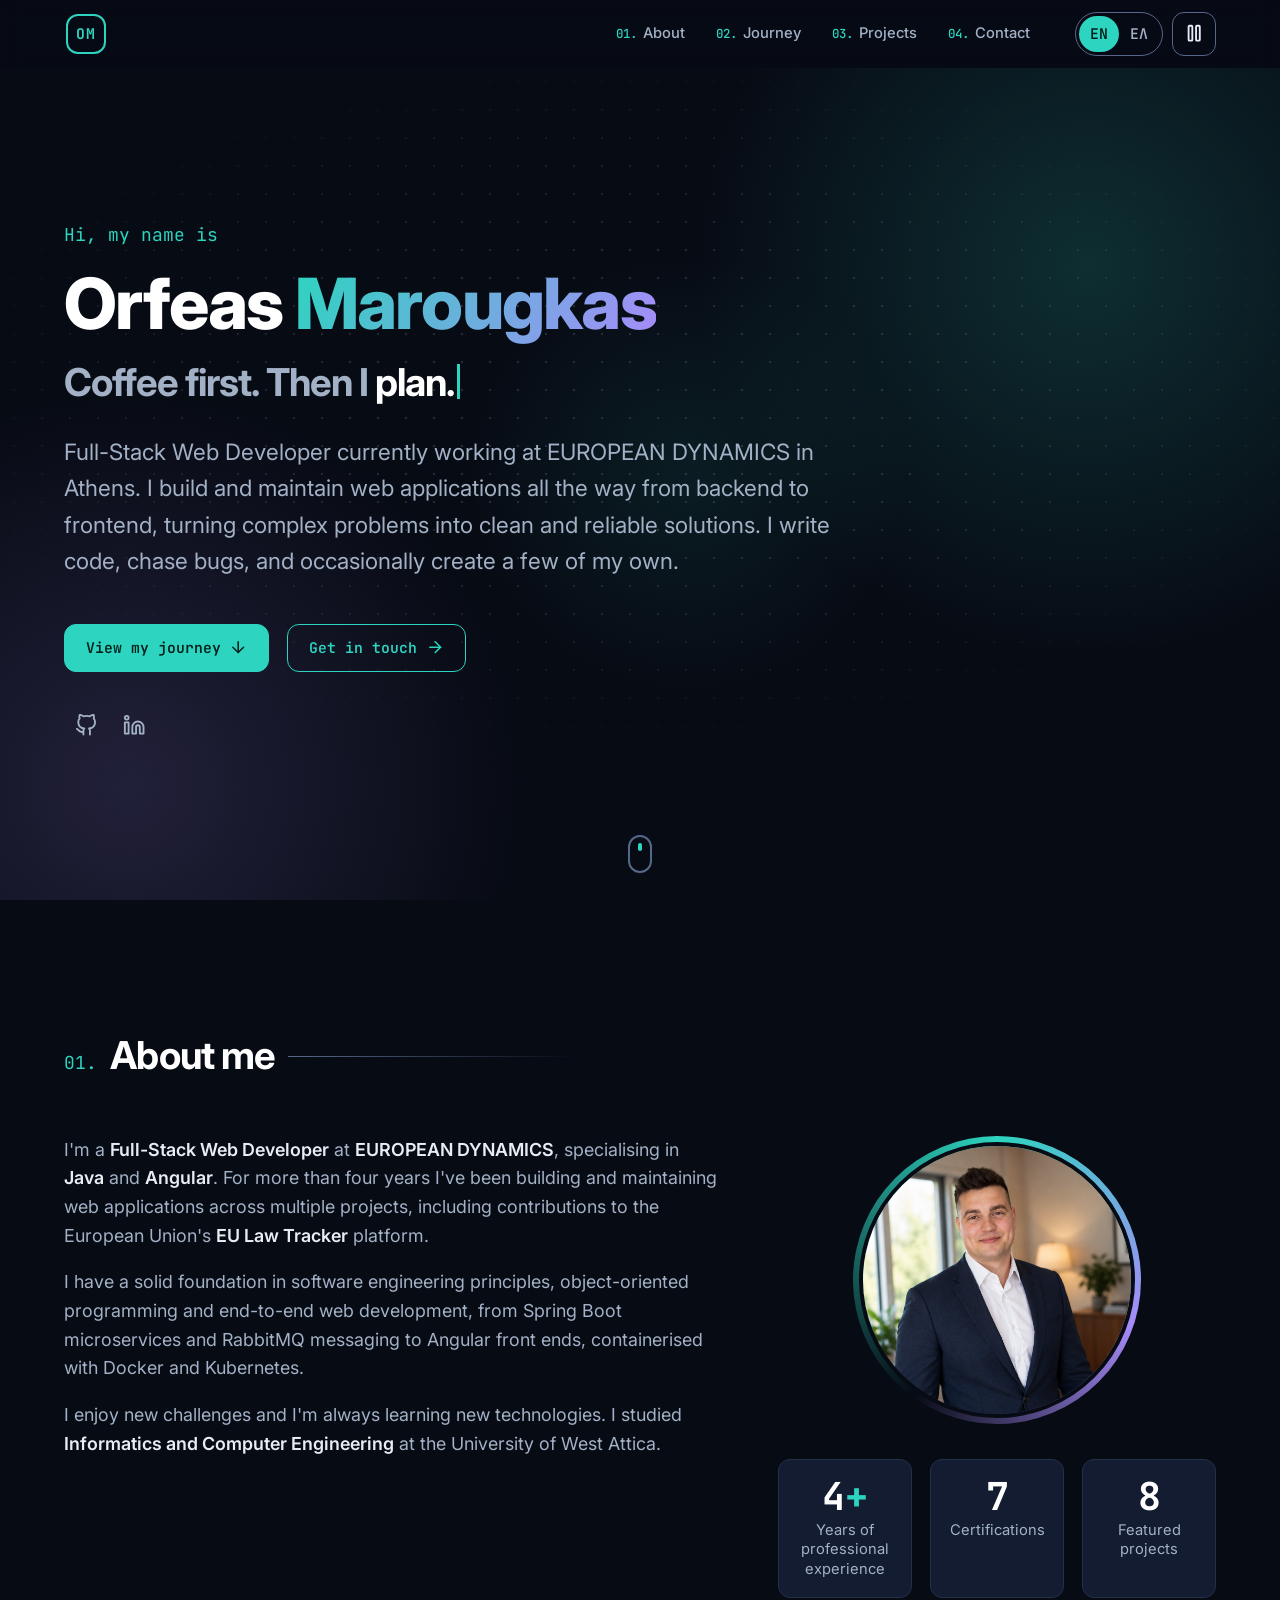
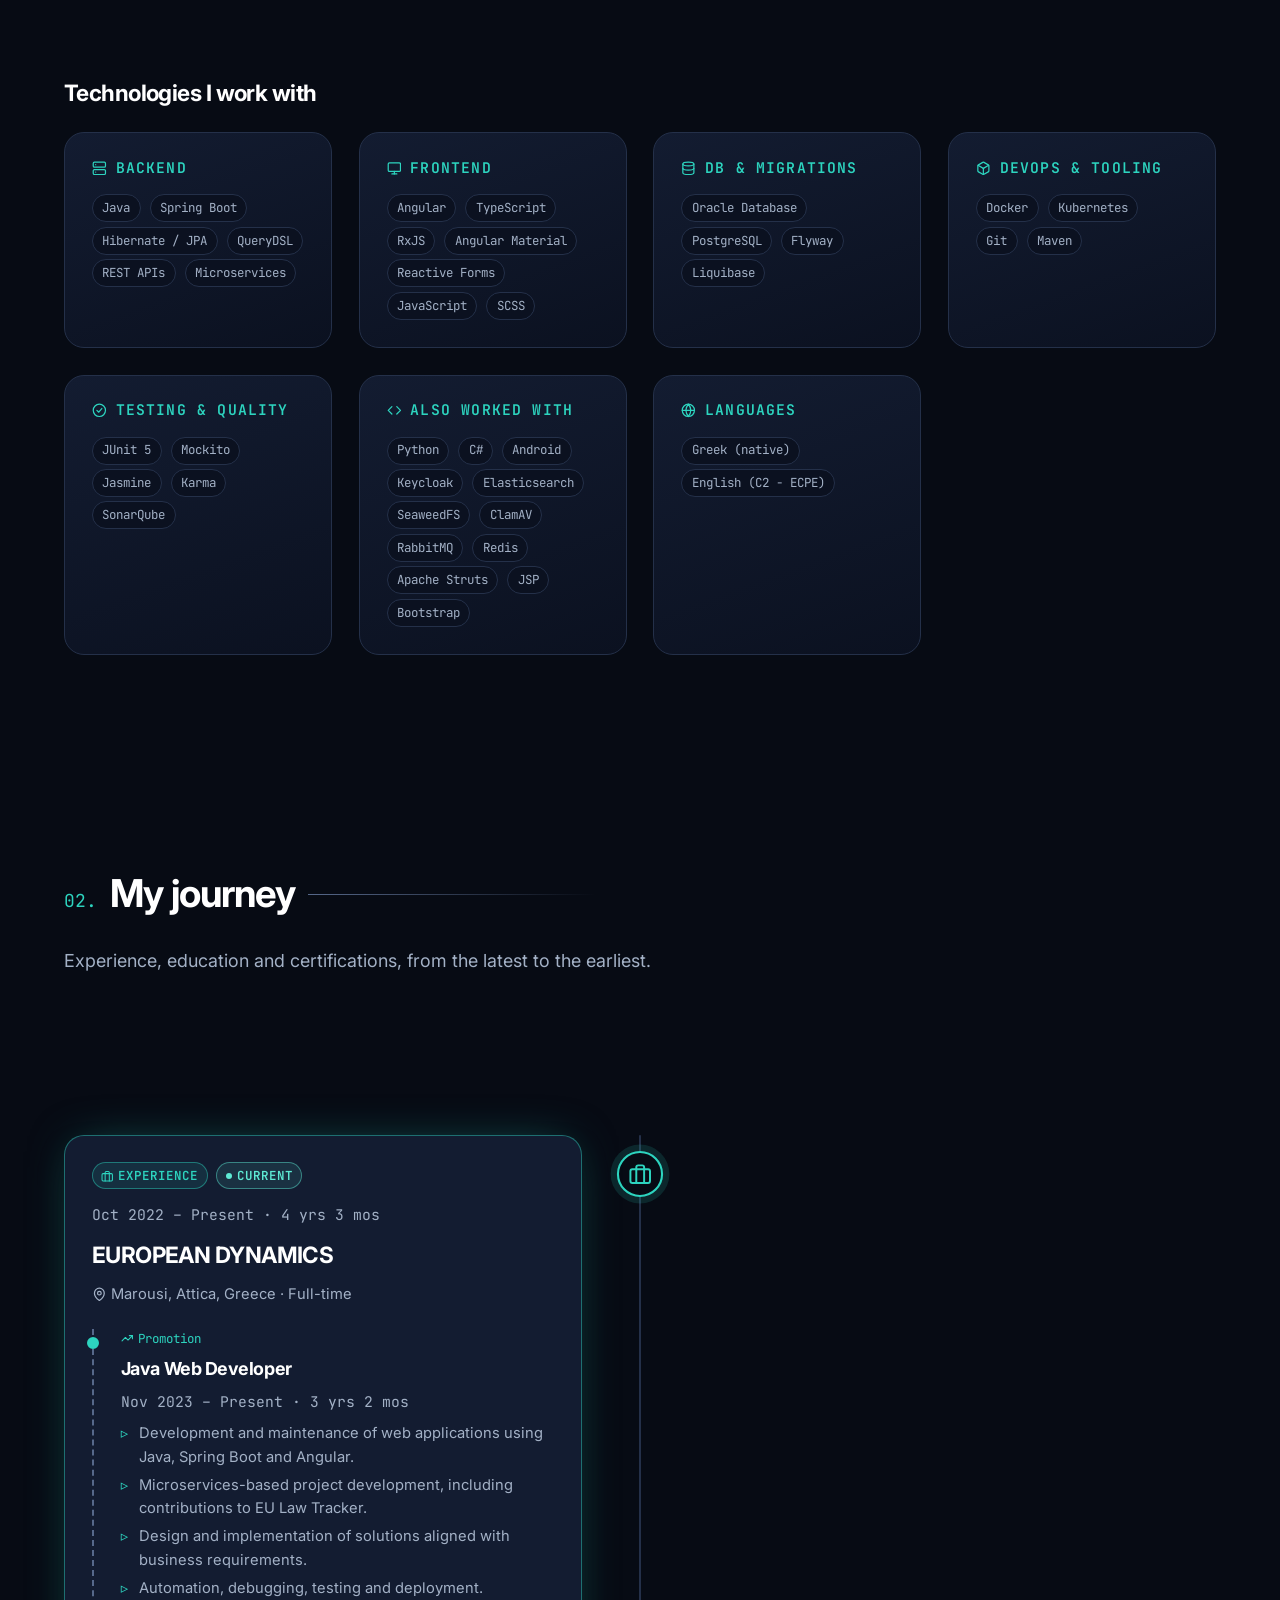
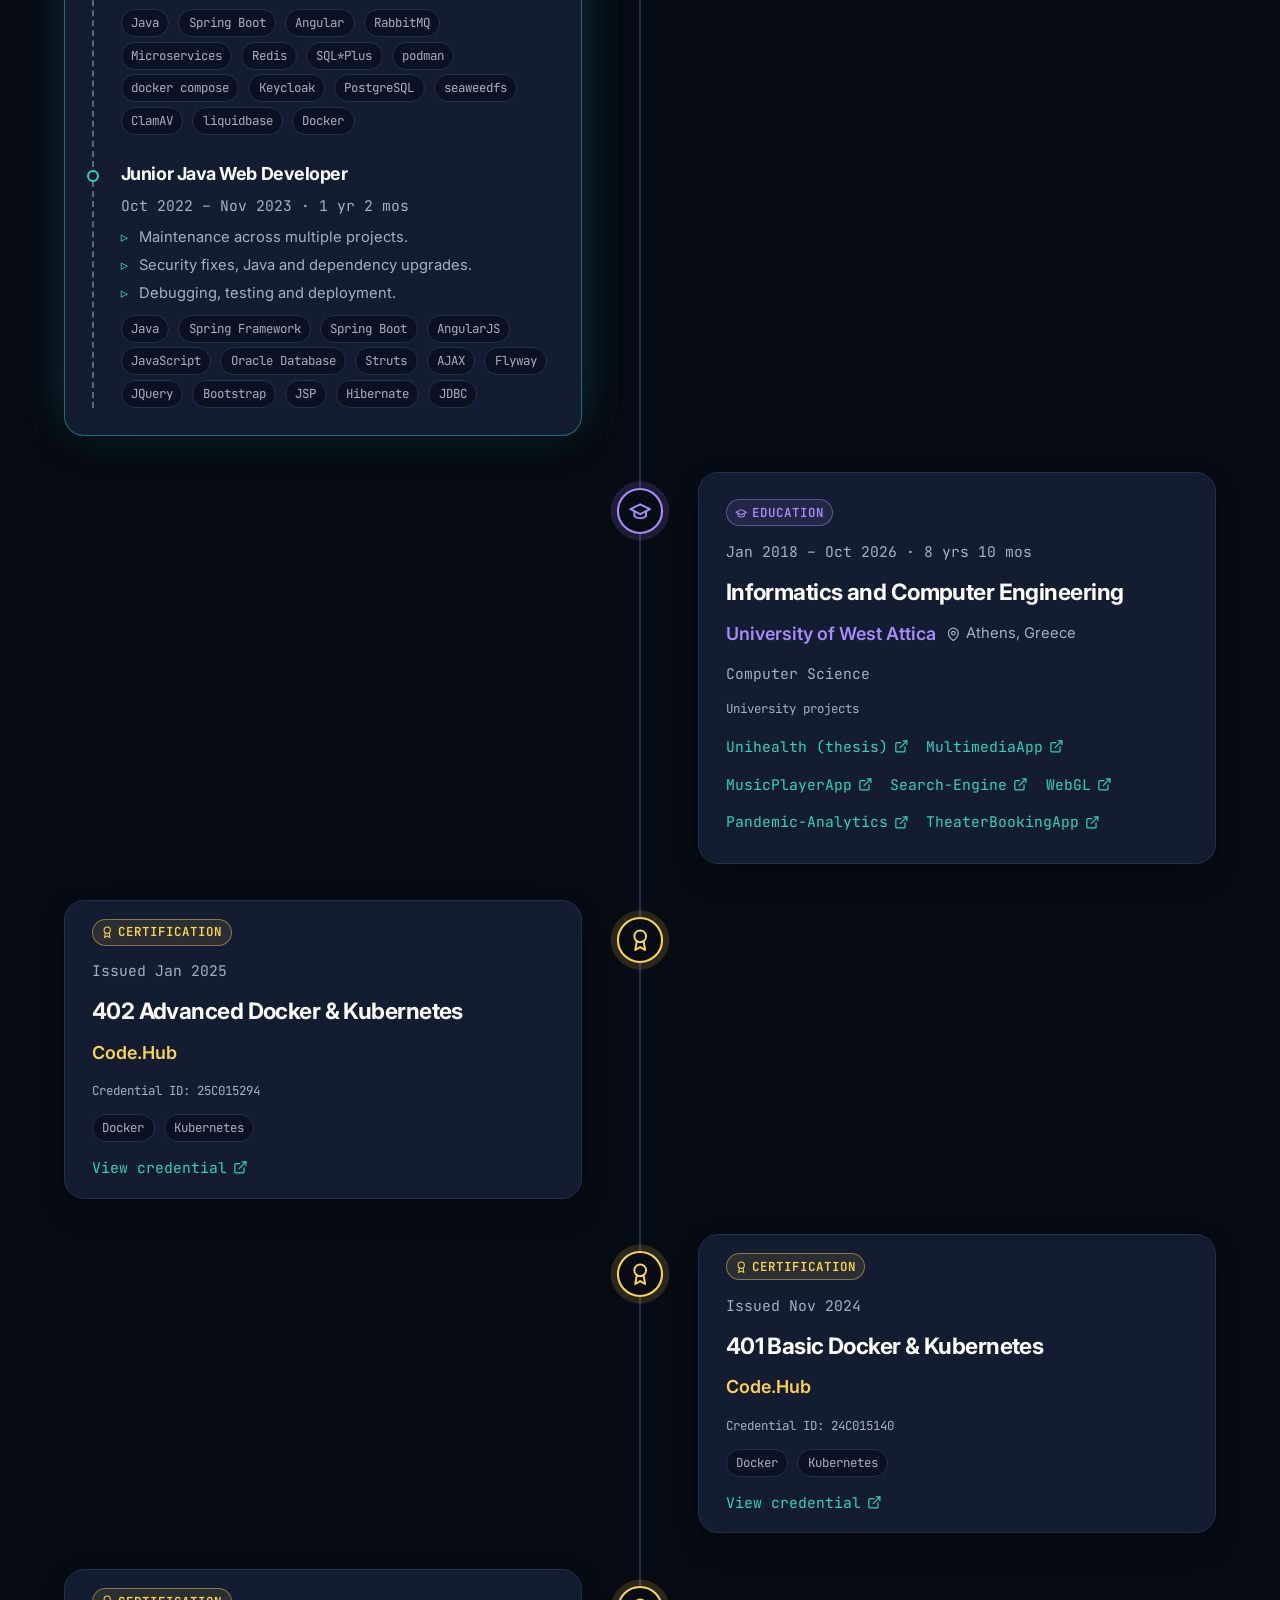
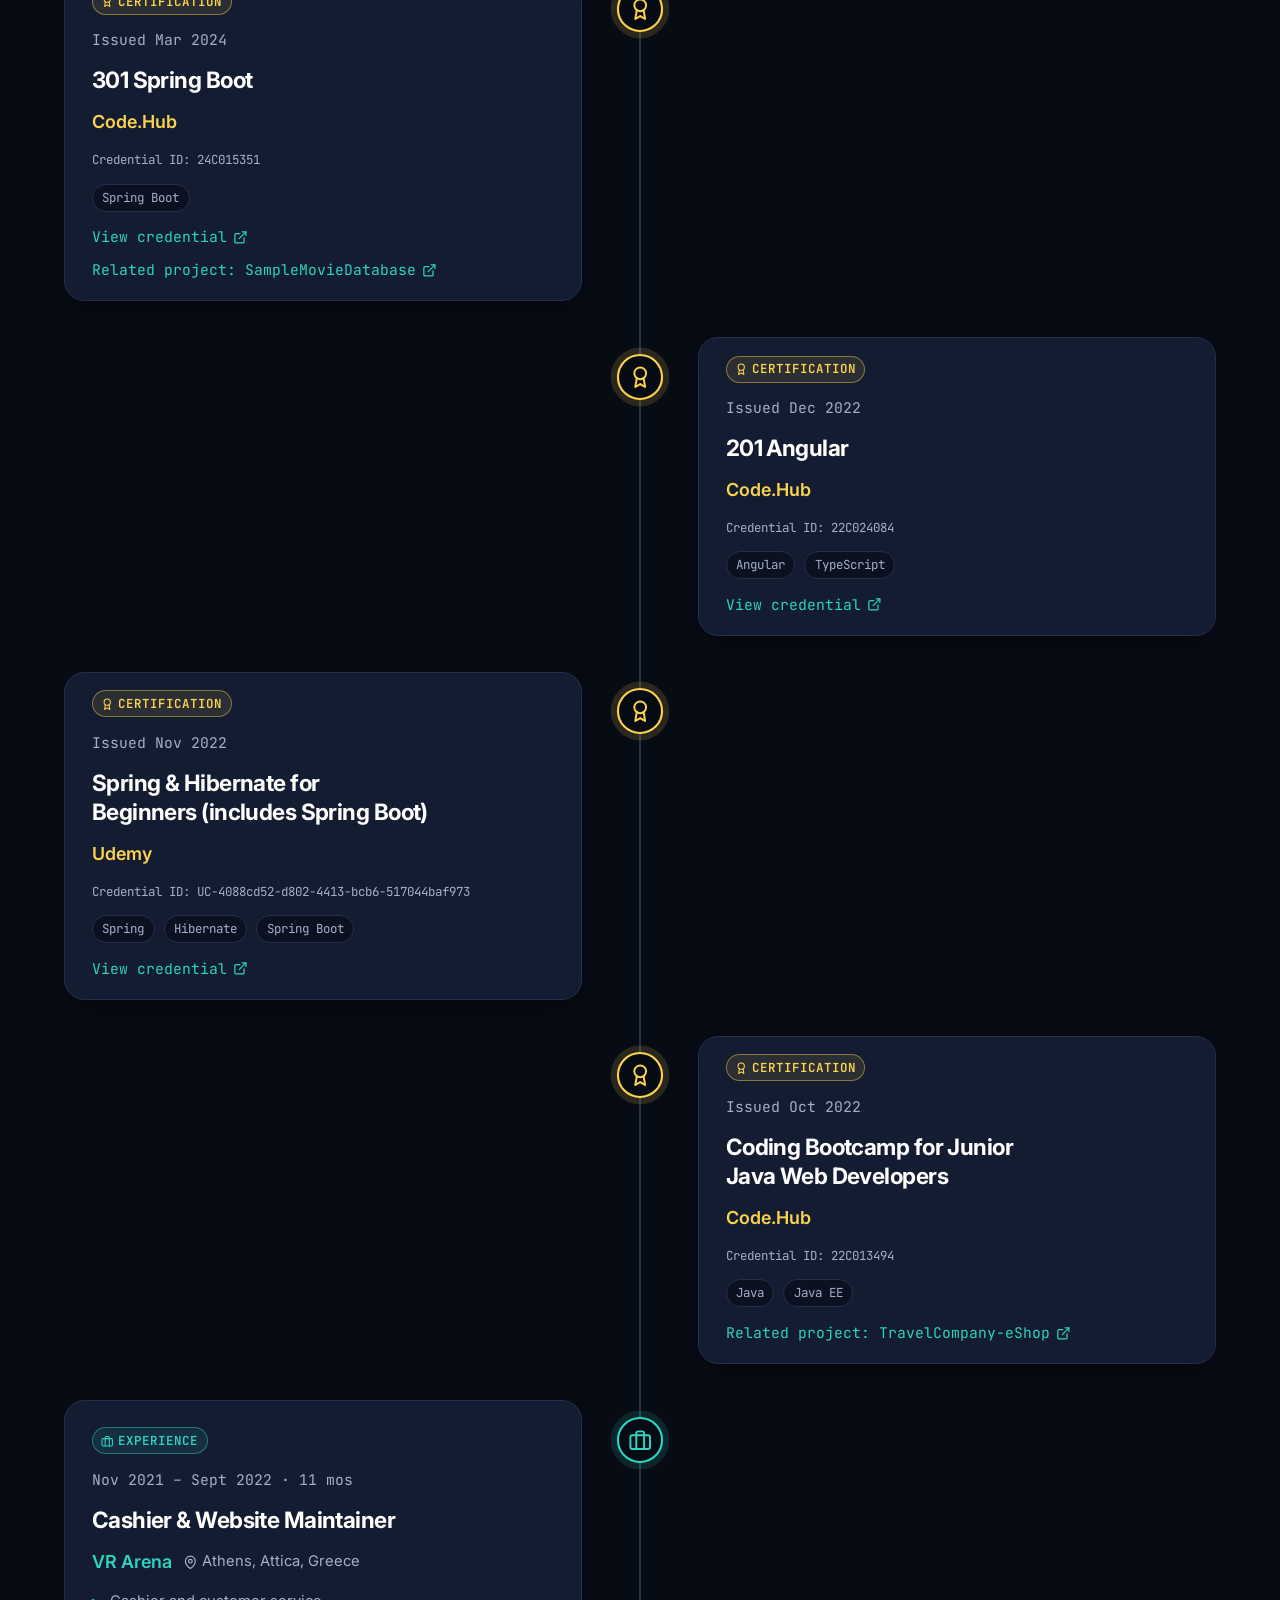
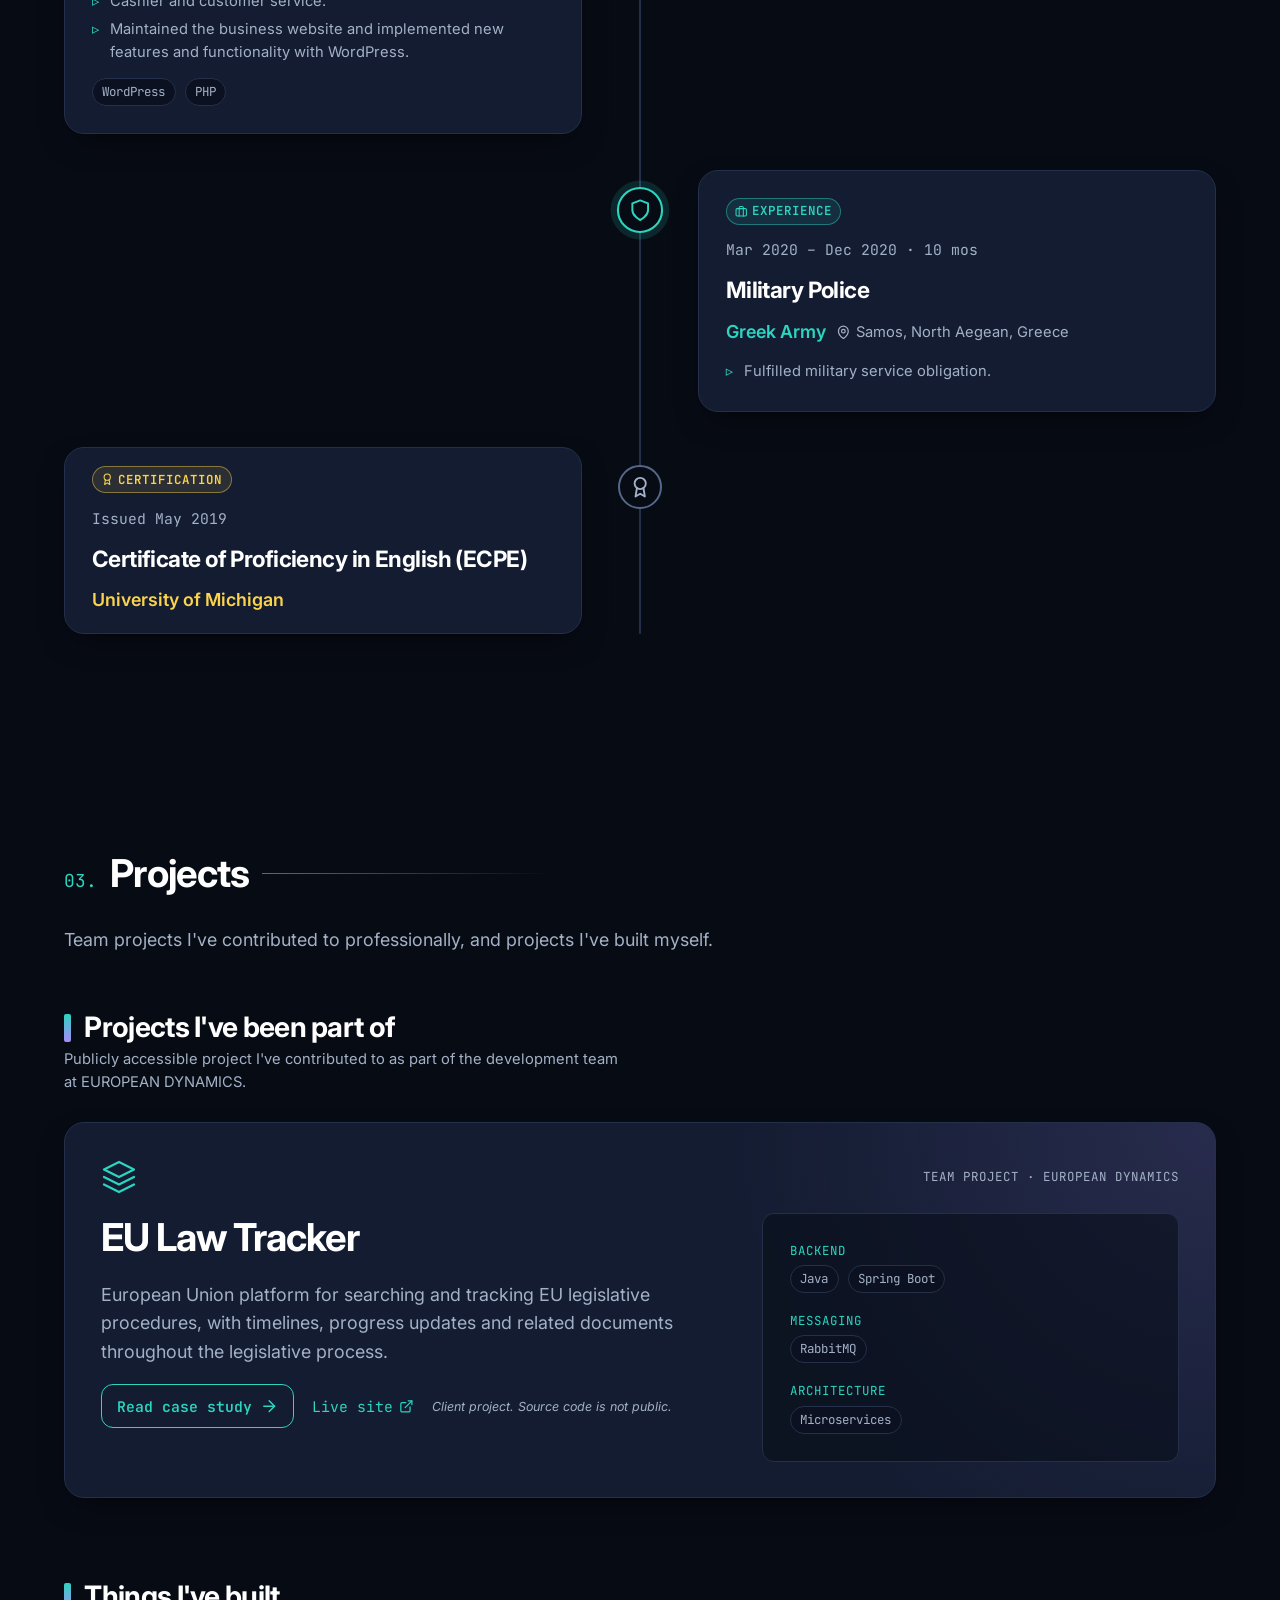
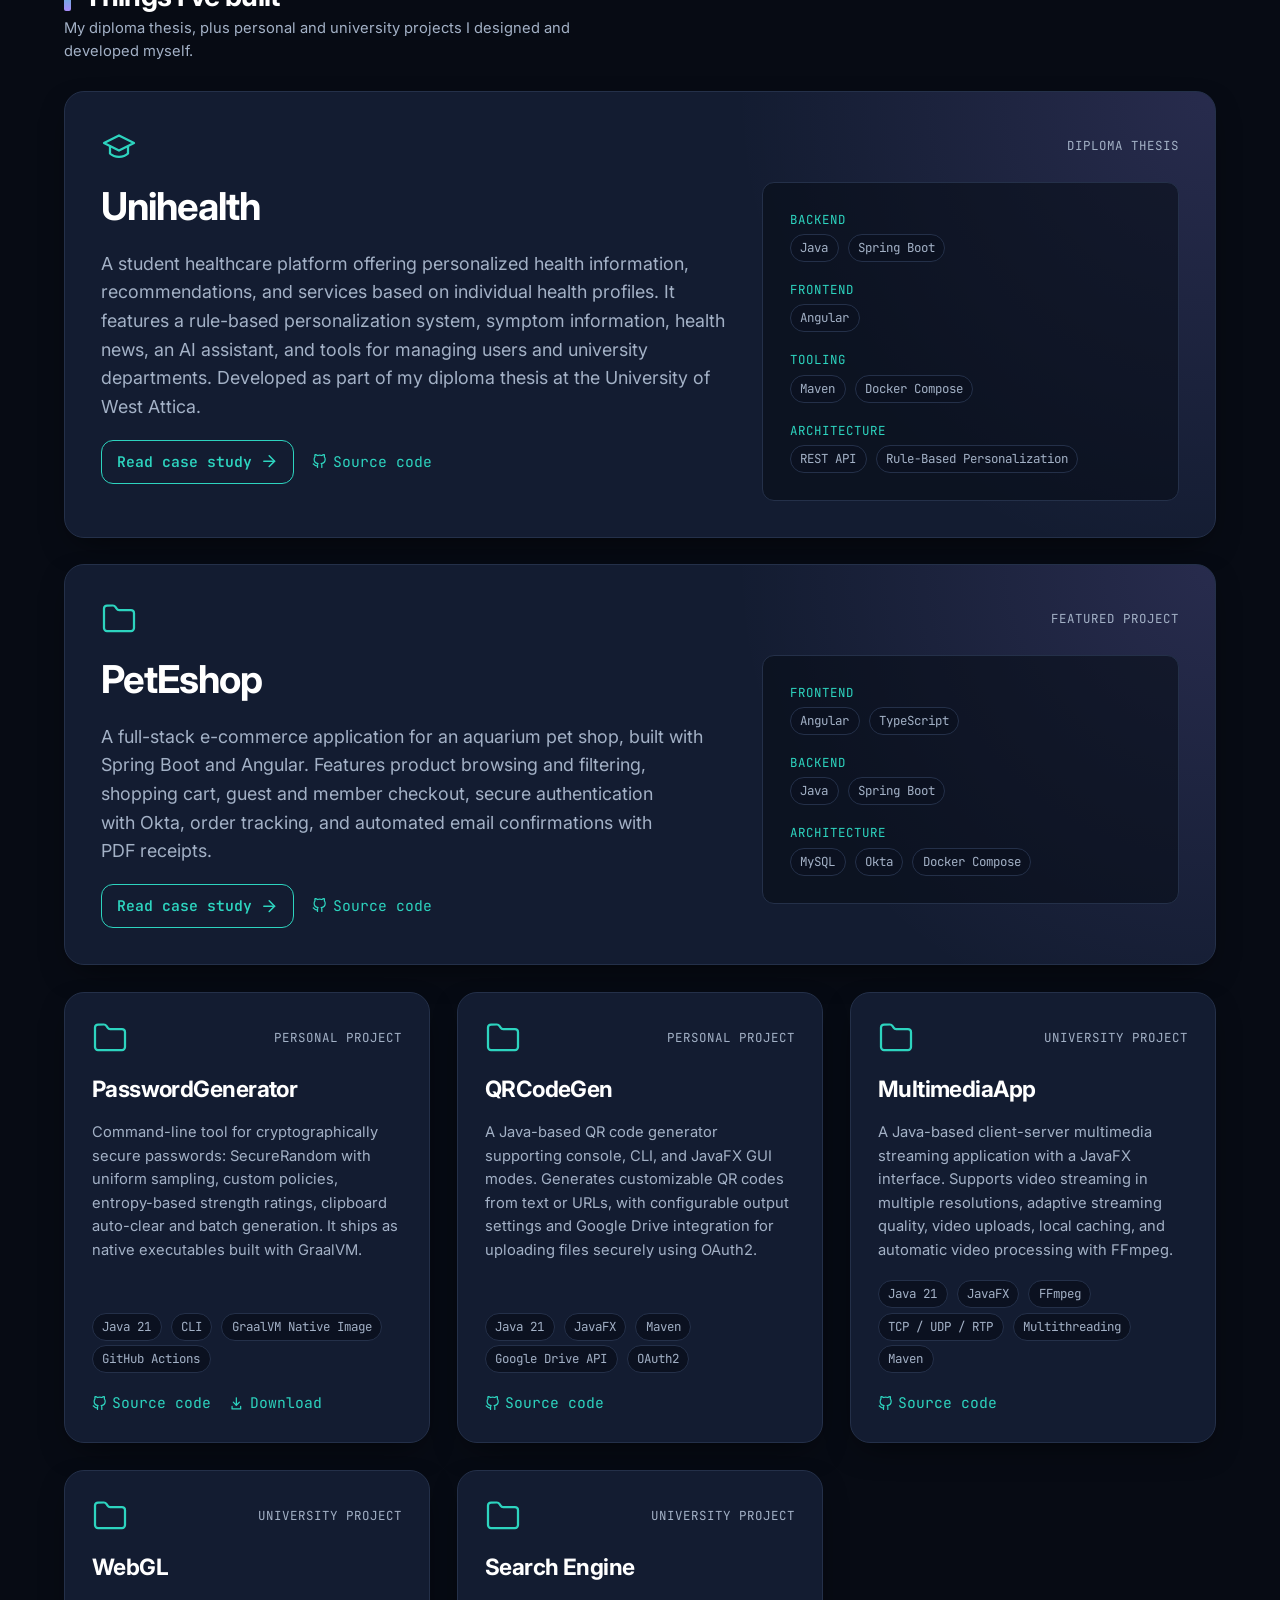
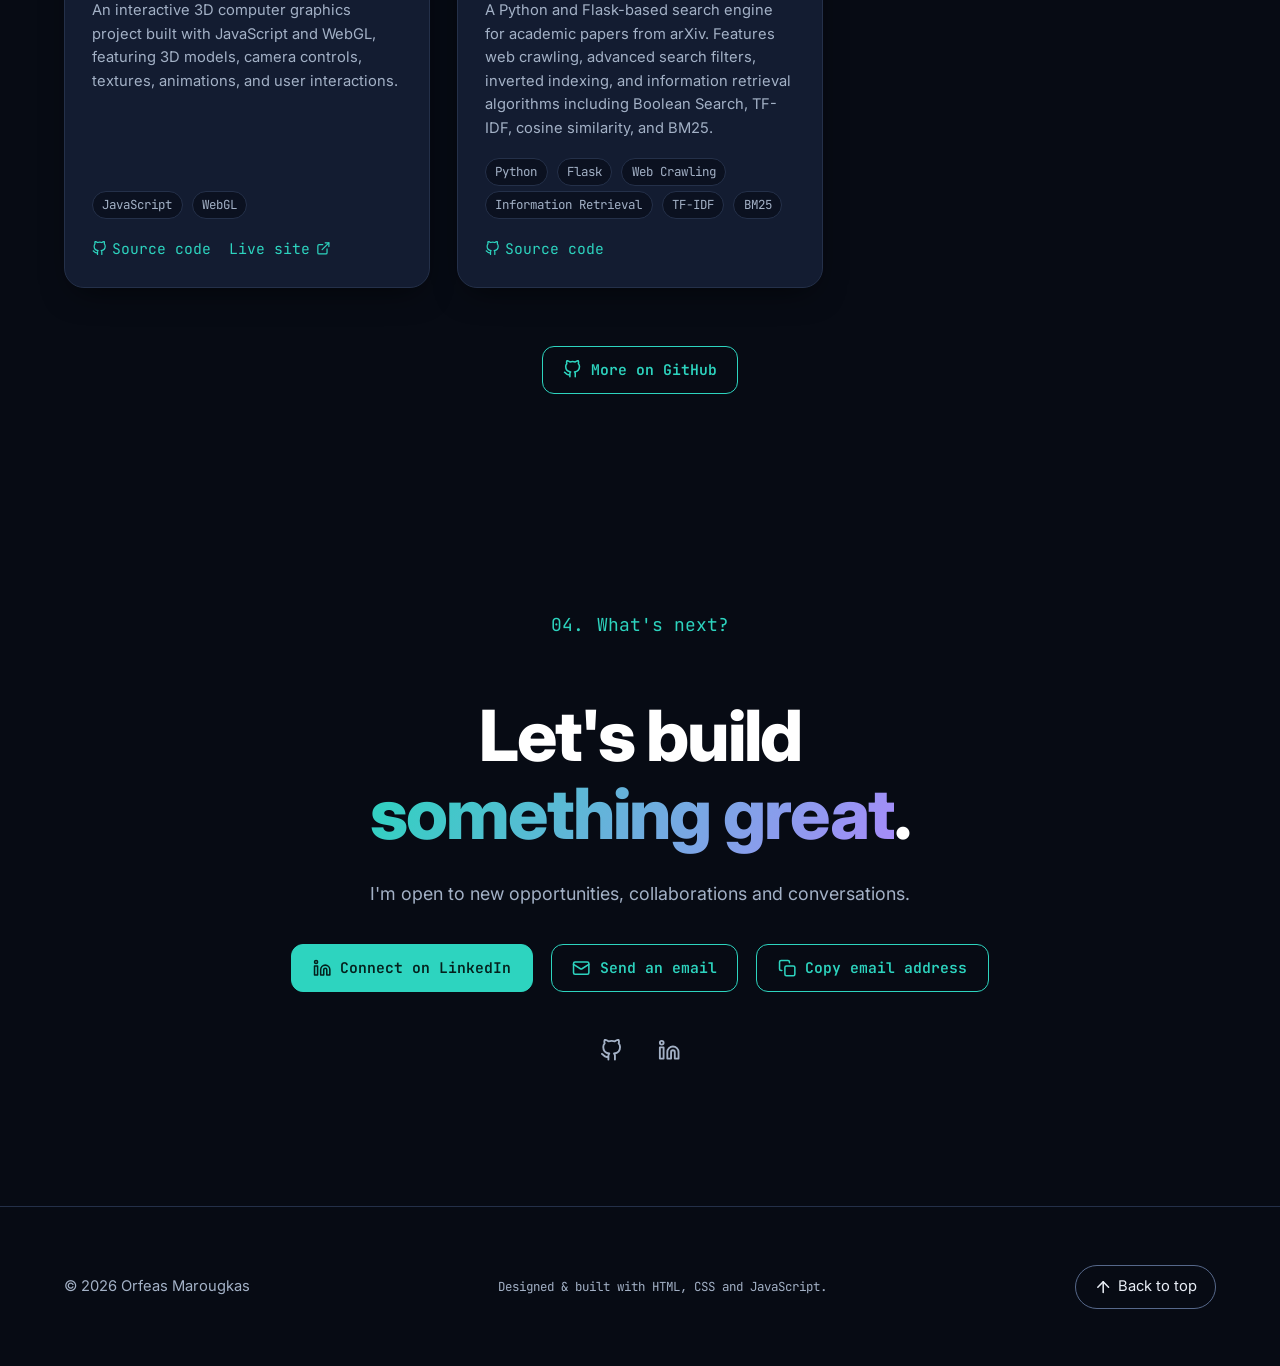
<file: index.html>
<!doctype html>
<html lang="en" class="no-js">
<head>
  <meta charset="utf-8">
  <meta name="viewport" content="width=device-width, initial-scale=1">
  <title>Orfeas Marougkas · Full-Stack Web Developer (Java &amp; Angular)</title>
  <meta name="description" content="Orfeas Marougkas, Full-Stack Web Developer at EUROPEAN DYNAMICS in Athens, specialising in Java, Spring Boot and Angular. Career timeline, certifications and projects.">
  <meta name="author" content="Orfeas Marougkas">
  <meta name="color-scheme" content="dark">
  <meta name="theme-color" content="#070b14">

  <link rel="canonical" href="https://marougkasorfeas.github.io/portfolio/">
  <meta property="og:type" content="profile">
  <meta property="og:url" content="https://marougkasorfeas.github.io/portfolio/">
  <meta property="og:title" content="Orfeas Marougkas · Full-Stack Web Developer">
  <meta property="og:description" content="Full-Stack Web Developer at EUROPEAN DYNAMICS &amp; based in Athens, Greece.">
  <meta property="og:locale" content="en_GB">
  <meta property="og:locale:alternate" content="el_GR">

  <meta property="og:image" content="https://marougkasorfeas.github.io/portfolio/assets/img/profile.png">
  <meta name="twitter:card" content="summary_large_image">

  <link rel="icon" href="assets/img/favicon.svg" type="image/svg+xml">

  <link rel="preconnect" href="https://fonts.googleapis.com">
  <link rel="preconnect" href="https://fonts.gstatic.com" crossorigin>
  <link rel="stylesheet" href="https://fonts.googleapis.com/css2?family=Inter:wght@400;500;600;700;800&amp;family=JetBrains+Mono:wght@400;500;600;700&amp;display=swap">

  <link rel="stylesheet" href="css/tokens.css">
  <link rel="stylesheet" href="css/base.css">
  <link rel="stylesheet" href="css/layout.css">
  <link rel="stylesheet" href="css/components.css">
  <link rel="stylesheet" href="css/animations.css">
  <link rel="stylesheet" href="css/utilities.css">

  <!-- Enables JavaScript features and prevents hidden content if loading fails. Restores saved animation preferences before the page appears.-->
  <script>
    (function (root) {
      root.classList.replace('no-js', 'js');
      try {
        if (localStorage.getItem('portfolio:motion-paused') === 'true') root.dataset.motion = 'reduce';
      } catch (e) { /* storage unavailable */ }
      window.setTimeout(function () {
        if (!root.hasAttribute('data-app')) root.classList.replace('js', 'no-js');
      }, 3000);
    })(document.documentElement);
  </script>
  <script type="module" src="js/main.js"></script>

  <script type="application/ld+json">
  {
    "@context": "https://schema.org",
    "@type": "Person",
    "name": "Orfeas Marougkas",
    "jobTitle": "Full-Stack Web Developer",
    "worksFor": { "@type": "Organization", "name": "EUROPEAN DYNAMICS" },
    "alumniOf": { "@type": "CollegeOrUniversity", "name": "University of West Attica" },
    "address": { "@type": "PostalAddress", "addressLocality": "Athens", "addressCountry": "GR" },
    "knowsAbout": ["Java", "Spring Boot", "Angular", "TypeScript", "Microservices", "RabbitMQ", "Docker", "Kubernetes"],
    "url": "https://marougkasorfeas.github.io/portfolio/",
    "sameAs": [
      "https://github.com/MarougkasOrfeas",
      "https://www.linkedin.com/in/marougkas-orfeas"
    ]
  }
  </script>
</head>
<body>
  <!-- Icon sprites. -->
  <svg class="sprite" xmlns="http://www.w3.org/2000/svg" aria-hidden="true" focusable="false">
    <symbol id="i-github" viewBox="0 0 24 24"><path d="M9 19c-5 1.5-5-2.5-7-3m14 6v-3.87a3.37 3.37 0 0 0-.94-2.61c3.14-.35 6.44-1.54 6.44-7A5.44 5.44 0 0 0 20 4.77 5.07 5.07 0 0 0 19.91 1S18.73.65 16 2.48a13.38 13.38 0 0 0-7 0C6.27.65 5.09 1 5.09 1A5.07 5.07 0 0 0 5 4.77a5.44 5.44 0 0 0-1.5 3.78c0 5.42 3.3 6.61 6.44 7A3.37 3.37 0 0 0 9 18.13V22"/></symbol>
    <symbol id="i-linkedin" viewBox="0 0 24 24"><path d="M16 8a6 6 0 0 1 6 6v7h-4v-7a2 2 0 0 0-2-2 2 2 0 0 0-2 2v7h-4v-7a6 6 0 0 1 6-6z"/><rect x="2" y="9" width="4" height="12"/><circle cx="4" cy="4" r="2"/></symbol>
    <symbol id="i-mail" viewBox="0 0 24 24"><rect x="2" y="4" width="20" height="16" rx="2"/><path d="m22 7-8.97 5.7a1.94 1.94 0 0 1-2.06 0L2 7"/></symbol>
    <symbol id="i-copy" viewBox="0 0 24 24"><rect x="9" y="9" width="13" height="13" rx="2"/><path d="M5 15H4a2 2 0 0 1-2-2V4a2 2 0 0 1 2-2h9a2 2 0 0 1 2 2v1"/></symbol>
    <symbol id="i-check" viewBox="0 0 24 24"><path d="M20 6 9 17l-5-5"/></symbol>
    <symbol id="i-briefcase" viewBox="0 0 24 24"><rect x="2" y="7" width="20" height="14" rx="2"/><path d="M16 21V5a2 2 0 0 0-2-2h-4a2 2 0 0 0-2 2v16"/></symbol>
    <symbol id="i-graduation" viewBox="0 0 24 24"><path d="M22 10 12 5 2 10l10 5 10-5z"/><path d="M6 12v5c3 3 9 3 12 0v-5"/></symbol>
    <symbol id="i-award" viewBox="0 0 24 24"><circle cx="12" cy="8" r="6"/><path d="M15.48 12.89 17 22l-5-3-5 3 1.52-9.11"/></symbol>
    <symbol id="i-shield" viewBox="0 0 24 24"><path d="M12 22s8-4 8-10V5l-8-3-8 3v7c0 6 8 10 8 10z"/></symbol>
    <symbol id="i-external" viewBox="0 0 24 24"><path d="M15 3h6v6"/><path d="M10 14 21 3"/><path d="M18 13v6a2 2 0 0 1-2 2H5a2 2 0 0 1-2-2V8a2 2 0 0 1 2-2h6"/></symbol>
    <symbol id="i-folder" viewBox="0 0 24 24"><path d="M4 20h16a2 2 0 0 0 2-2V8a2 2 0 0 0-2-2h-7.93a2 2 0 0 1-1.66-.9l-.82-1.2A2 2 0 0 0 7.93 3H4a2 2 0 0 0-2 2v13c0 1.1.9 2 2 2Z"/></symbol>
    <symbol id="i-arrow-right" viewBox="0 0 24 24"><path d="M5 12h14"/><path d="m12 5 7 7-7 7"/></symbol>
    <symbol id="i-arrow-down" viewBox="0 0 24 24"><path d="M12 5v14"/><path d="m19 12-7 7-7-7"/></symbol>
    <symbol id="i-arrow-up" viewBox="0 0 24 24"><path d="m5 12 7-7 7 7"/><path d="M12 19V5"/></symbol>
    <symbol id="i-close" viewBox="0 0 24 24"><path d="M18 6 6 18"/><path d="m6 6 12 12"/></symbol>
    <symbol id="i-pause" viewBox="0 0 24 24"><rect x="6" y="4" width="4" height="16" rx="1"/><rect x="14" y="4" width="4" height="16" rx="1"/></symbol>
    <symbol id="i-play" viewBox="0 0 24 24"><path d="m6 3 14 9-14 9V3z"/></symbol>
    <symbol id="i-map-pin" viewBox="0 0 24 24"><path d="M20 10c0 6-8 12-8 12s-8-6-8-12a8 8 0 0 1 16 0Z"/><circle cx="12" cy="10" r="3"/></symbol>
    <symbol id="i-layers" viewBox="0 0 24 24"><path d="m12 2 10 5-10 5L2 7l10-5z"/><path d="m2 17 10 5 10-5"/><path d="m2 12 10 5 10-5"/></symbol>
    <symbol id="i-code" viewBox="0 0 24 24"><path d="m16 18 6-6-6-6"/><path d="m8 6-6 6 6 6"/></symbol>
    <symbol id="i-server" viewBox="0 0 24 24"><rect x="2" y="2" width="20" height="8" rx="2"/><rect x="2" y="14" width="20" height="8" rx="2"/><path d="M6 6h.01"/><path d="M6 18h.01"/></symbol>
    <symbol id="i-monitor" viewBox="0 0 24 24"><rect x="2" y="3" width="20" height="14" rx="2"/><path d="M8 21h8"/><path d="M12 17v4"/></symbol>
    <symbol id="i-box" viewBox="0 0 24 24"><path d="M21 8a2 2 0 0 0-1-1.73l-7-4a2 2 0 0 0-2 0l-7 4A2 2 0 0 0 3 8v8a2 2 0 0 0 1 1.73l7 4a2 2 0 0 0 2 0l7-4A2 2 0 0 0 21 16Z"/><path d="m3.3 7 8.7 5 8.7-5"/><path d="M12 22V12"/></symbol>
    <symbol id="i-globe" viewBox="0 0 24 24"><circle cx="12" cy="12" r="10"/><path d="M2 12h20"/><path d="M12 2a15.3 15.3 0 0 1 4 10 15.3 15.3 0 0 1-4 10 15.3 15.3 0 0 1-4-10 15.3 15.3 0 0 1 4-10z"/></symbol>
    <symbol id="i-trending-up" viewBox="0 0 24 24"><path d="m22 7-8.5 8.5-5-5L2 17"/><path d="M16 7h6v6"/></symbol>
    <symbol id="i-database" viewBox="0 0 24 24"><ellipse cx="12" cy="5" rx="9" ry="3"/><path d="M3 5v14c0 1.66 4.03 3 9 3s9-1.34 9-3V5"/><path d="M3 12c0 1.66 4.03 3 9 3s9-1.34 9-3"/></symbol>
    <symbol id="i-check-circle" viewBox="0 0 24 24"><circle cx="12" cy="12" r="10"/><path d="m8 12 3 3 5-6"/></symbol>
    <symbol id="i-download" viewBox="0 0 24 24"><path d="M12 3v12"/><path d="m7 10 5 5 5-5"/><path d="M5 17v4h14v-4"/></symbol>
  </svg>

  <a class="skip-link" href="#main" data-i18n="a11y.skip">Skip to main content</a>

  <div class="scroll-progress" aria-hidden="true"><span class="scroll-progress__bar"></span></div>

  <header class="site-header" data-header>
    <div class="container site-header__inner">
      <a class="brand" href="#top">
        <span class="brand__mark" aria-hidden="true">OM</span>
        <span class="visually-hidden" data-i18n="nav.home">Orfeas Marougkas, back to top</span>
      </a>

      <nav class="primary-nav" aria-label="Primary" data-i18n-attr="aria-label:nav.label" data-primary-nav>
        <ul class="primary-nav__list" role="list">
          <li><a class="primary-nav__link" href="#about" data-nav-link><span class="primary-nav__index" aria-hidden="true">01.</span><span data-i18n="nav.about">About</span></a></li>
          <li><a class="primary-nav__link" href="#journey" data-nav-link><span class="primary-nav__index" aria-hidden="true">02.</span><span data-i18n="nav.journey">Journey</span></a></li>
          <li><a class="primary-nav__link" href="#projects" data-nav-link><span class="primary-nav__index" aria-hidden="true">03.</span><span data-i18n="nav.projects">Projects</span></a></li>
          <li><a class="primary-nav__link" href="#contact" data-nav-link><span class="primary-nav__index" aria-hidden="true">04.</span><span data-i18n="nav.contact">Contact</span></a></li>
        </ul>
        <span class="primary-nav__indicator" aria-hidden="true" data-nav-indicator></span>
      </nav>

      <div class="site-header__actions">
        <div class="lang-switch" role="group" aria-label="Language" data-i18n-attr="aria-label:lang.label">
          <button class="lang-switch__btn" type="button" data-lang="en" aria-pressed="true">
            <span aria-hidden="true">EN</span><span class="visually-hidden" lang="en">English</span>
          </button>
          <button class="lang-switch__btn" type="button" data-lang="el" aria-pressed="false">
            <span aria-hidden="true">ΕΛ</span><span class="visually-hidden" lang="el">Ελληνικά</span>
          </button>
        </div>

        <button class="icon-btn motion-toggle" type="button" aria-pressed="false" data-motion-toggle>
          <svg class="icon icon--pause" aria-hidden="true" focusable="false"><use href="#i-pause"/></svg>
          <svg class="icon icon--play" aria-hidden="true" focusable="false"><use href="#i-play"/></svg>
          <span class="visually-hidden" data-i18n="motion.pause">Pause animations</span>
        </button>

        <button class="icon-btn menu-toggle" type="button" aria-expanded="false" aria-controls="mobile-menu" data-menu-toggle>
          <span class="menu-toggle__bars" aria-hidden="true"><span></span><span></span><span></span></span>
          <span class="visually-hidden" data-i18n="nav.menu">Menu</span>
        </button>
      </div>
    </div>
  </header>

  <!-- Mobile drawer (hidden ≥ 52em). Visibility is toggled, so it is out of the tab order when closed. -->
  <div class="mobile-menu" id="mobile-menu" data-mobile-menu>
    <nav aria-label="Mobile" data-i18n-attr="aria-label:nav.mobileLabel">
      <ul class="mobile-menu__list" role="list">
        <li style="--i: 0"><a class="mobile-menu__link" href="#about" data-nav-link><span class="primary-nav__index" aria-hidden="true">01.</span><span data-i18n="nav.about">About</span></a></li>
        <li style="--i: 1"><a class="mobile-menu__link" href="#journey" data-nav-link><span class="primary-nav__index" aria-hidden="true">02.</span><span data-i18n="nav.journey">Journey</span></a></li>
        <li style="--i: 2"><a class="mobile-menu__link" href="#projects" data-nav-link><span class="primary-nav__index" aria-hidden="true">03.</span><span data-i18n="nav.projects">Projects</span></a></li>
        <li style="--i: 3"><a class="mobile-menu__link" href="#contact" data-nav-link><span class="primary-nav__index" aria-hidden="true">04.</span><span data-i18n="nav.contact">Contact</span></a></li>
      </ul>
    </nav>
    <div class="mobile-menu__social">
      <a class="social-link" href="https://github.com/MarougkasOrfeas" target="_blank" rel="noopener noreferrer">
        <svg class="icon" aria-hidden="true" focusable="false"><use href="#i-github"/></svg>
        <span class="visually-hidden">GitHub <span data-i18n="a11y.newTab">(opens in new tab)</span></span>
      </a>
      <a class="social-link" href="https://www.linkedin.com/in/marougkas-orfeas" target="_blank" rel="noopener noreferrer">
        <svg class="icon" aria-hidden="true" focusable="false"><use href="#i-linkedin"/></svg>
        <span class="visually-hidden">LinkedIn <span data-i18n="a11y.newTab">(opens in new tab)</span></span>
      </a>
    </div>
  </div>

  <main id="main" tabindex="-1">
    <section class="hero" id="top" aria-labelledby="hero-title">
      <div class="hero__bg" aria-hidden="true">
        <span class="hero__blob hero__blob--1"></span>
        <span class="hero__blob hero__blob--2"></span>
        <span class="hero__blob hero__blob--3"></span>
        <span class="hero__grid"></span>
      </div>

      <div class="container hero__inner">
        <p class="hero__eyebrow" data-hero-step style="--i: 0" data-i18n="hero.greeting">Hi, my name is</p>
        <h1 class="hero__title" id="hero-title" data-hero-step style="--i: 1">
          Orfeas <span class="hero__title-gradient">Marougkas</span>
        </h1>
        <p class="hero__role" data-hero-step style="--i: 2">
          <!-- Screen readers get one stable sentence; the rotating words are visual only -->
          <span class="visually-hidden" data-i18n="hero.roleSr">Full-Stack Web Developer working with Java, Spring Boot and Angular.</span>
          <span aria-hidden="true">
            <span data-i18n="hero.rolePrefix">Coffee first. Then I</span>
            <span class="hero__rotator" data-rotator><span class="hero__rotator-word" data-rotator-word>plan.</span></span><span class="hero__caret"></span>
          </span>
        </p>
        <p class="hero__pitch" data-hero-step style="--i: 3" data-i18n="hero.pitch">
          Full-Stack Web Developer at EUROPEAN DYNAMICS in Athens. I design, build and maintain end-to-end web applications with Spring Boot microservices on the back end and Angular on the front end.
        </p>
        <div class="hero__actions" data-hero-step style="--i: 4">
          <a class="btn btn--primary" href="#journey">
            <span data-i18n="hero.ctaJourney">View my journey</span>
            <svg class="icon icon--arrow-down" aria-hidden="true" focusable="false"><use href="#i-arrow-down"/></svg>
          </a>
          <a class="btn" href="#contact">
            <span data-i18n="hero.ctaContact">Get in touch</span>
            <svg class="icon icon--arrow-right" aria-hidden="true" focusable="false"><use href="#i-arrow-right"/></svg>
          </a>
        </div>
        <ul class="hero__social" role="list" data-hero-step style="--i: 5">
          <li>
            <a class="social-link" href="https://github.com/MarougkasOrfeas" target="_blank" rel="noopener noreferrer">
              <svg class="icon" aria-hidden="true" focusable="false"><use href="#i-github"/></svg>
              <span class="visually-hidden">GitHub <span data-i18n="a11y.newTab">(opens in new tab)</span></span>
            </a>
          </li>
          <li>
            <a class="social-link" href="https://www.linkedin.com/in/marougkas-orfeas" target="_blank" rel="noopener noreferrer">
              <svg class="icon" aria-hidden="true" focusable="false"><use href="#i-linkedin"/></svg>
              <span class="visually-hidden">LinkedIn <span data-i18n="a11y.newTab">(opens in new tab)</span></span>
            </a>
          </li>
        </ul>
      </div>

      <span class="hero__scroll-cue" aria-hidden="true"></span>
    </section>

    <section class="section about" id="about" aria-labelledby="about-title">
      <div class="container">
        <header class="section-header" data-reveal>
          <span class="section-header__index" aria-hidden="true">01.</span>
          <h2 class="section-header__title" id="about-title" data-i18n="about.title">About me</h2>
        </header>

        <div class="about__grid">
          <div class="about__text" data-reveal>
            <p data-i18n-html="about.p1">I'm a <strong>Full-Stack Web Developer</strong> at <strong>EUROPEAN DYNAMICS</strong>, specialising in <strong>Java</strong> and <strong>Angular</strong>. For more than four years I've been building and maintaining web applications across multiple projects, including contributions to the European Union's <strong>EU Law Tracker</strong> platform.</p>
            <p data-i18n-html="about.p2">I have a solid foundation in software engineering principles, object-oriented programming and end-to-end web development, from Spring Boot microservices and RabbitMQ messaging to Angular front ends, containerised with Docker and Kubernetes.</p>
            <p data-i18n-html="about.p3">I enjoy new challenges and I'm always learning new technologies. I studied <strong>Informatics and Computer Engineering</strong> at the University of West Attica.</p>
          </div>

          <div class="about__aside">
            <figure class="portrait" data-reveal="scale">
              <img src="assets/img/profile.png" width="320" height="320" alt="Orfeas Marougkas" data-i18n-attr="alt:about.portraitAlt" decoding="async">
            </figure>
            <dl class="stats" data-stats></dl>
          </div>
        </div>

        <div class="about__skills">
          <h3 class="skills__title" data-reveal data-i18n="about.skillsTitle">Technologies I work with</h3>
          <div class="skills-grid" data-skills></div>
        </div>
      </div>
    </section>

    <section class="section journey" id="journey" aria-labelledby="journey-title">
      <div class="container">
        <header class="section-header" data-reveal>
          <span class="section-header__index" aria-hidden="true">02.</span>
          <h2 class="section-header__title" id="journey-title" data-i18n="journey.title">My journey</h2>
        </header>
        <p class="section-intro" data-reveal data-i18n="journey.intro">Experience, education and certifications, from the latest to the earliest.</p>

        <div class="timeline-toolbar" data-reveal>
          <div class="filter-group" role="group" aria-label="Filter timeline" data-i18n-attr="aria-label:journey.filterLabel" data-timeline-filters></div>
          <p class="timeline-status" role="status" data-timeline-status></p>
        </div>

        <div class="timeline" data-timeline>
          <div class="timeline__spine" aria-hidden="true"><span class="timeline__progress"></span></div>
          <ol class="timeline__list" role="list" data-timeline-list></ol>
        </div>

        <noscript>
          <p class="section-intro">
            The interactive timeline needs JavaScript. The full history is on
            <a href="https://www.linkedin.com/in/marougkas-orfeas">LinkedIn</a>.
          </p>
        </noscript>
      </div>
    </section>

    <section class="section projects" id="projects" aria-labelledby="projects-title">
      <div class="container">
        <header class="section-header" data-reveal>
          <span class="section-header__index" aria-hidden="true">03.</span>
          <h2 class="section-header__title" id="projects-title" data-i18n="projects.title">Projects</h2>
        </header>
        <p class="section-intro" data-reveal data-i18n="projects.intro">Team projects I've contributed to professionally, and projects I've built myself.</p>

        <section class="projects__group" aria-labelledby="projects-team-title">
          <div class="projects__group-header" data-reveal>
            <h3 class="projects__group-title" id="projects-team-title" data-i18n="projects.groups.team.title">Projects I've been part of</h3>
            <p class="projects__group-intro" data-i18n="projects.groups.team.intro">Team projects at EUROPEAN DYNAMICS, where I work as one of the developers.</p>
          </div>
          <ul class="projects__grid" role="list" data-projects="team"></ul>
        </section>

        <section class="projects__group" aria-labelledby="projects-built-title">
          <div class="projects__group-header" data-reveal>
            <h3 class="projects__group-title" id="projects-built-title" data-i18n="projects.groups.built.title">Things I've built</h3>
            <p class="projects__group-intro" data-i18n="projects.groups.built.intro">Personal and university projects I designed and developed myself.</p>
          </div>
          <ul class="projects__grid" role="list" data-projects="built"></ul>
        </section>

        <noscript>
          <p class="section-intro">
            The project list needs JavaScript. You can browse every project on
            <a href="https://github.com/MarougkasOrfeas?tab=repositories">GitHub</a>.
          </p>
        </noscript>

        <div class="projects__more" data-reveal>
          <a class="btn" href="https://github.com/MarougkasOrfeas?tab=repositories" target="_blank" rel="noopener noreferrer">
            <svg class="icon" aria-hidden="true" focusable="false"><use href="#i-github"/></svg>
            <span data-i18n="projects.more">More on GitHub</span>
            <span class="visually-hidden" data-i18n="a11y.newTab">(opens in new tab)</span>
          </a>
        </div>
      </div>
    </section>

    <section class="section contact" id="contact" aria-labelledby="contact-title">
      <div class="container container--narrow">
        <header class="section-header" data-reveal>
          <span class="section-header__index" aria-hidden="true">04.</span>
          <p class="mono text-accent" data-i18n="contact.eyebrow">What's next?</p>
        </header>
        <h2 class="contact__title" id="contact-title" data-reveal data-i18n-html="contact.title">Let's build <span>something great</span>.</h2>
        <p class="contact__text" data-reveal data-i18n="contact.text">I'm open to new opportunities, collaborations and conversations about Java, Angular and web architecture. The quickest way to reach me is LinkedIn.</p>

        <div class="contact__actions" data-reveal>
          <a class="btn btn--primary" href="https://www.linkedin.com/in/marougkas-orfeas" target="_blank" rel="noopener noreferrer">
            <svg class="icon" aria-hidden="true" focusable="false"><use href="#i-linkedin"/></svg>
            <span data-i18n="contact.linkedin">Connect on LinkedIn</span>
            <span class="visually-hidden" data-i18n="a11y.newTab">(opens in new tab)</span>
          </a>

          <a class="btn" href="#" hidden data-email-link>
            <svg class="icon" aria-hidden="true" focusable="false"><use href="#i-mail"/></svg>
            <span data-i18n="contact.email">Send an email</span>
          </a>
          <button class="btn" type="button" hidden data-copy-email>
            <svg class="icon" aria-hidden="true" focusable="false"><use href="#i-copy"/></svg>
            <span data-i18n="contact.copy">Copy email address</span>
          </button>
        </div>

        <ul class="contact__social" role="list" data-reveal>
          <li>
            <a class="social-link" href="https://github.com/MarougkasOrfeas" target="_blank" rel="noopener noreferrer">
              <svg class="icon" aria-hidden="true" focusable="false"><use href="#i-github"/></svg>
              <span class="visually-hidden">GitHub <span data-i18n="a11y.newTab">(opens in new tab)</span></span>
            </a>
          </li>
          <li>
            <a class="social-link" href="https://www.linkedin.com/in/marougkas-orfeas" target="_blank" rel="noopener noreferrer">
              <svg class="icon" aria-hidden="true" focusable="false"><use href="#i-linkedin"/></svg>
              <span class="visually-hidden">LinkedIn <span data-i18n="a11y.newTab">(opens in new tab)</span></span>
            </a>
          </li>
        </ul>
      </div>
    </section>
  </main>

  <footer class="site-footer">
    <div class="container site-footer__inner">
      <p>© <span data-year>2026</span> Orfeas Marougkas</p>
      <p class="site-footer__credit" data-i18n="footer.built">Designed &amp; built with HTML, CSS and JavaScript.</p>
      <a class="back-to-top" href="#top">
        <svg class="icon" aria-hidden="true" focusable="false"><use href="#i-arrow-up"/></svg>
        <span data-i18n="footer.top">Back to top</span>
      </a>
    </div>
  </footer>

  <dialog class="case-study" aria-labelledby="case-study-title" data-case-study>
    <div class="case-study__inner">
      <div class="case-study__header">
        <h2 class="case-study__title" id="case-study-title" data-case-study-title></h2>
        <button class="icon-btn" type="button" data-case-study-close>
          <svg class="icon" aria-hidden="true" focusable="false"><use href="#i-close"/></svg>
          <span class="visually-hidden" data-i18n="projects.dialogClose">Close</span>
        </button>
      </div>
      <div class="case-study__body" data-case-study-body></div>
    </div>
  </dialog>

  <p class="visually-hidden" aria-live="polite" data-announcer></p>
  <p class="toast" role="status" data-toast></p>
</body>
</html>
</file>
<file: css/tokens.css>
/* ========================================================================================
   DESIGN TOKENS: colors, typography, spacing, borders, shadows, layout, and animations.
   ======================================================================================== */

@layer tokens, base, layout, components, animations, utilities;

@layer tokens {
  :root {
    color-scheme: dark;

    --clr-navy-950: #070b14;
    --clr-navy-900: #0b1120;
    --clr-navy-850: #0f1729;
    --clr-navy-800: #131c31;
    --clr-navy-750: #1a2540;
    --clr-navy-700: #243049;
    --clr-navy-600: #56688a;

    --clr-slate-100: #e8edf5;
    --clr-slate-200: #cdd6e3;
    --clr-slate-300: #a3b1c6;
    --clr-slate-400: #8796ad;

    --clr-teal-300: #5eead4;
    --clr-teal-400: #2dd4bf;
    --clr-teal-500: #14b8a6;
    --clr-teal-950: #04201c;

    --clr-violet-400: #a78bfa;
    --clr-violet-500: #8b5cf6;

    --clr-amber-300: #fcd34d;

    --color-bg: var(--clr-navy-950);
    --color-bg-elevated: var(--clr-navy-900);
    --color-surface: var(--clr-navy-800);
    --color-surface-hover: var(--clr-navy-750);
    --color-border: var(--clr-navy-700);
    --color-border-strong: var(--clr-navy-600);

    --color-text: var(--clr-slate-100);
    --color-text-muted: var(--clr-slate-300);
    --color-heading: #ffffff;

    --color-accent: var(--clr-teal-400);
    --color-accent-strong: var(--clr-teal-300);
    --color-accent-contrast: var(--clr-teal-950);
    --color-accent-2: var(--clr-violet-400);
    --color-highlight: var(--clr-amber-300);

    --color-accent-soft: color-mix(in srgb, var(--color-accent) 12%, transparent);
    --color-accent-2-soft: color-mix(in srgb, var(--color-accent-2) 14%, transparent);
    --color-header-bg: color-mix(in srgb, var(--color-bg) 72%, transparent);
    --color-header-bg-scrolled: color-mix(in srgb, var(--color-bg) 90%, transparent);
    --color-backdrop: color-mix(in srgb, var(--color-bg) 78%, transparent);

    --color-focus: var(--clr-teal-300);
    --color-selection-bg: var(--color-accent);
    --color-selection-text: var(--color-accent-contrast);

    --gradient-accent: linear-gradient(120deg, var(--color-accent) 0%, var(--color-accent-2) 100%);
    --gradient-accent-vertical: linear-gradient(180deg, var(--color-accent) 0%, var(--color-accent-2) 100%);

    --color-type-experience: var(--color-accent);
    --color-type-education: var(--color-accent-2);
    --color-type-certification: var(--color-highlight);

    --font-sans: "Inter", ui-sans-serif, system-ui, -apple-system, "Segoe UI", Roboto, "Noto Sans", Arial, sans-serif;
    --font-mono: "JetBrains Mono", ui-monospace, "Cascadia Code", "SFMono-Regular", Consolas, monospace;

    --step--2: clamp(0.72rem, 0.7rem + 0.1vw, 0.78rem);
    --step--1: clamp(0.84rem, 0.81rem + 0.15vw, 0.92rem);
    --step-0: clamp(1rem, 0.96rem + 0.2vw, 1.125rem);
    --step-1: clamp(1.2rem, 1.12rem + 0.4vw, 1.41rem);
    --step-2: clamp(1.44rem, 1.3rem + 0.7vw, 1.76rem);
    --step-3: clamp(1.73rem, 1.5rem + 1.15vw, 2.4rem);
    --step-4: clamp(2.07rem, 1.7rem + 1.9vw, 3.25rem);
    --step-5: clamp(2.49rem, 1.85rem + 3.2vw, 4.75rem);

    --leading-tight: 1.1;
    --leading-snug: 1.3;
    --leading-normal: 1.6;
    --leading-loose: 1.75;

    --tracking-tight: -0.025em;
    --tracking-normal: 0;
    --tracking-wide: 0.08em;

    --weight-regular: 400;
    --weight-medium: 500;
    --weight-semibold: 600;
    --weight-bold: 700;
    --weight-black: 800;

    --space-3xs: clamp(0.25rem, 0.24rem + 0.05vw, 0.31rem);
    --space-2xs: clamp(0.5rem, 0.48rem + 0.1vw, 0.56rem);
    --space-xs: clamp(0.75rem, 0.72rem + 0.15vw, 0.84rem);
    --space-s: clamp(1rem, 0.96rem + 0.2vw, 1.125rem);
    --space-m: clamp(1.5rem, 1.44rem + 0.3vw, 1.69rem);
    --space-l: clamp(2rem, 1.92rem + 0.4vw, 2.25rem);
    --space-xl: clamp(3rem, 2.8rem + 1vw, 3.75rem);
    --space-2xl: clamp(4rem, 3.6rem + 2vw, 5.5rem);
    --space-3xl: clamp(6rem, 5.2rem + 4vw, 9rem);

    --radius-sm: 0.375rem;
    --radius-md: 0.75rem;
    --radius-lg: 1.25rem;
    --radius-pill: 999px;

    --border-width: 1px;
    --focus-ring-width: 3px;
    --focus-ring-offset: 3px;

    --shadow-sm: 0 1px 2px rgb(0 0 0 / 0.4);
    --shadow-md: 0 12px 32px -12px rgb(0 0 0 / 0.65);
    --shadow-lg: 0 24px 64px -24px rgb(0 0 0 / 0.8);
    --shadow-glow: 0 0 0 1px color-mix(in srgb, var(--color-accent) 40%, transparent),
      0 0 32px -4px color-mix(in srgb, var(--color-accent) 45%, transparent);

    --container-max: 72rem;
    --container-narrow: 48rem;
    --gutter: clamp(1rem, 0.6rem + 2vw, 2rem);
    --header-h: 4.25rem;
    --target-min: 2.75rem;

    --duration-fast: 150ms;
    --duration-base: 280ms;
    --duration-slow: 520ms;
    --duration-slower: 900ms;

    --ease-in-out: cubic-bezier(0.65, 0, 0.35, 1);
    --ease-out: cubic-bezier(0.22, 1, 0.36, 1);
    --ease-out-expo: cubic-bezier(0.16, 1, 0.3, 1);
    --ease-out-back: cubic-bezier(0.34, 1.56, 0.64, 1);
    --ease-spring: linear(
      0, 0.009, 0.035 2.1%, 0.141, 0.281 6.7%, 0.723 12.9%, 0.938 16.7%, 1.017,
      1.077, 1.121, 1.149 24.3%, 1.159, 1.163, 1.161, 1.154 29.9%, 1.129 32.8%,
      1.051 39.6%, 1.017 43.1%, 0.991, 0.977 51%, 0.974 53.8%, 0.975 57.1%,
      0.997 69.8%, 1.003 76.9%, 1
    );

    --stagger-step: 90ms;

    --z-base: 1;
    --z-header: 50;
    --z-menu: 40;
    --z-overlay: 60;
    --z-toast: 70;
    --z-skip: 100;
  }

  @media (prefers-contrast: more) {
    :root {
      --color-text-muted: var(--clr-slate-200);
      --color-border: var(--clr-navy-600);
      --color-border-strong: var(--clr-slate-400);
      --color-header-bg: var(--color-bg);
      --color-header-bg-scrolled: var(--color-bg);
    }
  }
}
</file>
<file: css/base.css>
/* =================================================================================
   BASE: styles for resets, typography, accessibility, and global element behavior.
   ================================================================================= */

@layer base {
  *,
  *::before,
  *::after {
    box-sizing: border-box;
  }

  * {
    margin: 0;
  }

  html {
    -webkit-text-size-adjust: 100%;
    text-size-adjust: 100%;
    scroll-padding-top: calc(var(--header-h) + var(--space-s));
    background-color: var(--color-bg);
  }

  @media (prefers-reduced-motion: no-preference) {
    html:not([data-motion="reduce"]) {
      scroll-behavior: smooth;
    }
  }

  body {
    min-height: 100vh;
    min-height: 100dvh;
    background-color: var(--color-bg);
    color: var(--color-text);
    font-family: var(--font-sans);
    font-size: var(--step-0);
    font-weight: var(--weight-regular);
    line-height: var(--leading-normal);
    text-rendering: optimizeLegibility;
    -webkit-font-smoothing: antialiased;
    -moz-osx-font-smoothing: grayscale;
    overflow-x: clip;
  }

  body.has-menu-open {
    overflow: hidden;
  }

  img,
  picture,
  svg,
  video {
    display: block;
    max-width: 100%;
  }

  img {
    height: auto;
  }

  input,
  button,
  textarea,
  select {
    font: inherit;
    color: inherit;
  }

  button {
    cursor: pointer;
    background: none;
    border: 0;
    padding: 0;
  }

  p,
  li,
  h1,
  h2,
  h3,
  h4 {
    overflow-wrap: break-word;
  }

  h1,
  h2,
  h3,
  h4 {
    color: var(--color-heading);
    font-weight: var(--weight-bold);
    line-height: var(--leading-tight);
    letter-spacing: var(--tracking-tight);
    text-wrap: balance;
  }

  p {
    text-wrap: pretty;
  }

  ul[role="list"],
  ol[role="list"] {
    list-style: none;
    padding: 0;
  }

  a {
    color: var(--color-accent);
    text-decoration-thickness: 1px;
    text-underline-offset: 0.2em;
    transition: color var(--duration-fast) ease;
  }

  a:hover {
    color: var(--color-accent-strong);
  }

  ::selection {
    background-color: var(--color-selection-bg);
    color: var(--color-selection-text);
  }

  :focus {
    outline: none;
  }

  :focus-visible {
    outline: var(--focus-ring-width) solid var(--color-focus);
    outline-offset: var(--focus-ring-offset);
    border-radius: var(--radius-sm);
  }

  [tabindex="-1"]:focus:not(:focus-visible) {
    outline: none;
  }

  .skip-link {
    position: fixed;
    inset-block-start: var(--space-s);
    inset-inline-start: var(--space-s);
    z-index: var(--z-skip);
    padding: var(--space-2xs) var(--space-s);
    border-radius: var(--radius-md);
    background: var(--color-accent);
    color: var(--color-accent-contrast);
    font-weight: var(--weight-semibold);
    text-decoration: none;
    transform: translateY(calc(-100% - var(--space-l)));
    transition: transform var(--duration-base) var(--ease-out-expo);
  }

  .skip-link:focus-visible {
    transform: translateY(0);
    outline-color: var(--color-heading);
  }

  @media (prefers-reduced-motion: reduce) {
    *,
    *::before,
    *::after {
      animation-duration: 0.01ms !important;
      animation-iteration-count: 1 !important;
      transition-duration: 0.01ms !important;
      scroll-behavior: auto !important;
    }
  }

  :root[data-motion="reduce"] *,
  :root[data-motion="reduce"] *::before,
  :root[data-motion="reduce"] *::after {
    animation-duration: 0.01ms !important;
    animation-iteration-count: 1 !important;
    transition-duration: 0.01ms !important;
    scroll-behavior: auto !important;
  }

  @media (forced-colors: active) {
    :focus-visible {
      outline-color: Highlight;
    }

    .skip-link {
      border: 2px solid ButtonText;
    }
  }

  @media print {
    :root {
      --color-bg: #fff;
      --color-text: #000;
      --color-heading: #000;
      --color-text-muted: #333;
    }

    [data-reveal] {
      opacity: 1 !important;
      translate: none !important;
      scale: none !important;
    }
  }
}
</file>
<file: css/layout.css>
/* =================================================================================
   LAYOUT: styles for containers, sections, responsive grids, and page structure.
   ================================================================================= */

@layer layout {
  .container {
    width: min(100% - 2 * var(--gutter), var(--container-max));
    margin-inline: auto;
  }

  .container--narrow {
    width: min(100% - 2 * var(--gutter), var(--container-narrow));
  }

  main {
    display: block;
  }

  .section {
    position: relative;
    padding-block: var(--space-3xl);
  }

  .section + .section {
    padding-block-start: var(--space-2xl);
  }

  .section-header {
    display: flex;
    align-items: baseline;
    gap: var(--space-xs);
    margin-block-end: var(--space-xl);
  }

  .section-header::after {
    content: "";
    flex: 1 1 4rem;
    max-width: 18rem;
    height: 1px;
    align-self: center;
    background: linear-gradient(90deg, var(--color-border-strong), transparent);
  }

  .section-header__index {
    font-family: var(--font-mono);
    font-size: var(--step-0);
    color: var(--color-accent);
  }

  .section-header__title {
    font-size: var(--step-3);
  }

  .section-intro {
    max-width: 62ch;
    margin-block: calc(-1 * var(--space-m)) var(--space-xl);
    color: var(--color-text-muted);
  }

  .about__grid {
    display: grid;
    gap: var(--space-xl);
    align-items: start;
  }

  .about__text {
    display: grid;
    gap: var(--space-s);
    max-width: 62ch;
    color: var(--color-text-muted);
  }

  .about__text strong {
    color: var(--color-text);
    font-weight: var(--weight-semibold);
  }

  .about__aside {
    display: grid;
    gap: var(--space-l);
    justify-items: center;
  }

  @media (min-width: 52em) {
    .about__grid {
      grid-template-columns: minmax(0, 3fr) minmax(0, 2fr);
    }
  }

  .about__skills {
    margin-block-start: var(--space-2xl);
  }

  .skills-grid {
    display: grid;
    gap: var(--space-m);
    grid-template-columns: repeat(auto-fit, minmax(min(100%, 15rem), 1fr));
  }

  .projects__grid {
    display: grid;
    gap: var(--space-m);
    grid-template-columns: repeat(auto-fill, minmax(min(100%, 19rem), 1fr));
  }

  .projects__group + .projects__group {
    margin-block-start: var(--space-2xl);
  }

  .projects__group-header {
    display: grid;
    gap: var(--space-3xs);
    margin-block-end: var(--space-m);
  }

  .projects__group-title {
    display: flex;
    align-items: center;
    gap: var(--space-xs);
    font-size: var(--step-2);
  }

  .projects__group-title::before {
    content: "";
    width: 0.25em;
    height: 1em;
    border-radius: 2px;
    background: var(--gradient-accent-vertical);
  }

  .projects__group-intro {
    max-width: 62ch;
    color: var(--color-text-muted);
    font-size: var(--step--1);
  }

  .projects__more {
    display: flex;
    justify-content: center;
    margin-block-start: var(--space-xl);
  }

  .contact {
    text-align: center;
  }

  .contact .section-header {
    justify-content: center;
  }

  .contact .section-header::after {
    display: none;
  }

  .contact__text {
    max-width: 52ch;
    margin: 0 auto var(--space-l);
    color: var(--color-text-muted);
  }

  .contact__actions {
    display: flex;
    flex-wrap: wrap;
    justify-content: center;
    gap: var(--space-s);
  }
}
</file>
<file: css/components.css>
/* ====================================================================================================
   COMPONENTS: styles for navigation, buttons, hero, cards, timelines, dialogs, and other UI elements.
   ==================================================================================================== */

@layer components {

  .icon {
    width: 1.25em;
    height: 1.25em;
    flex-shrink: 0;
    fill: none;
    stroke: currentColor;
    stroke-width: 2;
    stroke-linecap: round;
    stroke-linejoin: round;
  }

  .icon--sm {
    width: 1em;
    height: 1em;
  }

  .scroll-progress {
    position: fixed;
    inset: 0 0 auto;
    z-index: calc(var(--z-header) + 1);
    height: 3px;
    pointer-events: none;
  }

  .scroll-progress__bar {
    display: block;
    height: 100%;
    background: var(--gradient-accent);
    transform-origin: 0 50%;
    transform: scaleX(var(--scroll-progress, 0));
  }

  .site-header {
    position: sticky;
    inset-block-start: 0;
    z-index: var(--z-header);
    height: var(--header-h);
    background: var(--color-header-bg);
    border-block-end: var(--border-width) solid transparent;
    -webkit-backdrop-filter: blur(10px) saturate(140%);
    backdrop-filter: blur(10px) saturate(140%);
    transition:
      background-color var(--duration-base) ease,
      border-color var(--duration-base) ease,
      box-shadow var(--duration-base) ease;
  }

  .site-header[data-scrolled] {
    background: var(--color-header-bg-scrolled);
    border-block-end-color: var(--color-border);
    box-shadow: var(--shadow-md);
  }

  .site-header__inner {
    display: flex;
    align-items: center;
    gap: var(--space-s);
    height: 100%;
  }

  .site-header__actions {
    display: flex;
    align-items: center;
    gap: var(--space-2xs);
    margin-inline-start: auto;
  }

  .brand {
    display: inline-grid;
    place-items: center;
    min-width: var(--target-min);
    min-height: var(--target-min);
    border-radius: var(--radius-md);
    text-decoration: none;
  }

  .brand__mark {
    display: grid;
    place-items: center;
    width: 2.5rem;
    aspect-ratio: 1;
    border: 2px solid var(--color-accent);
    border-radius: var(--radius-md);
    color: var(--color-accent);
    font-family: var(--font-mono);
    font-weight: var(--weight-bold);
    font-size: var(--step--1);
    letter-spacing: 0.04em;
    transition:
      transform var(--duration-slow) var(--ease-spring),
      background-color var(--duration-base) ease,
      color var(--duration-base) ease;
  }

  .brand:hover .brand__mark,
  .brand:focus-visible .brand__mark {
    background: var(--color-accent);
    color: var(--color-accent-contrast);
    transform: rotate(-8deg) scale(1.06);
  }

  .primary-nav {
    display: none;
    position: relative;
    margin-inline-start: auto;
  }

  @media (min-width: 52em) {
    .primary-nav {
      display: block;
    }

    .site-header__actions {
      margin-inline-start: var(--space-xs);
    }
  }

  .primary-nav__list {
    display: flex;
    gap: var(--space-3xs);
  }

  .primary-nav__link {
    position: relative;
    z-index: 1;
    display: inline-flex;
    align-items: center;
    gap: 0.4em;
    min-height: var(--target-min);
    padding-inline: var(--space-xs);
    border-radius: var(--radius-pill);
    color: var(--color-text-muted);
    font-size: var(--step--1);
    font-weight: var(--weight-medium);
    text-decoration: none;
    transition: color var(--duration-base) ease;
  }

  .primary-nav__link:hover,
  .primary-nav__link[aria-current] {
    color: var(--color-heading);
  }

  .primary-nav__index {
    font-family: var(--font-mono);
    font-size: var(--step--2);
    color: var(--color-accent);
  }

  .primary-nav__indicator {
    position: absolute;
    inset-block: 0;
    inset-inline-start: 0;
    width: var(--indicator-w, 0);
    border: var(--border-width) solid color-mix(in srgb, var(--color-accent) 35%, transparent);
    border-radius: var(--radius-pill);
    background: var(--color-accent-soft);
    opacity: var(--indicator-opacity, 0);
    transform: translateX(var(--indicator-x, 0));
    pointer-events: none;
    transition:
      transform var(--duration-slow) var(--ease-spring),
      width var(--duration-slow) var(--ease-spring),
      opacity var(--duration-base) ease;
  }

  .primary-nav__link::after {
    content: "";
    position: absolute;
    inset-inline: var(--space-xs);
    inset-block-end: 0.55rem;
    height: 1px;
    background: currentColor;
    transform: scaleX(0);
    transform-origin: right;
    transition: transform var(--duration-base) var(--ease-out-expo);
  }

  .primary-nav__link:hover:not([aria-current])::after {
    transform: scaleX(1);
    transform-origin: left;
  }

  .icon-btn {
    display: inline-grid;
    place-items: center;
    width: var(--target-min);
    height: var(--target-min);
    border: var(--border-width) solid var(--color-border-strong);
    border-radius: var(--radius-md);
    color: var(--color-text);
    transition:
      background-color var(--duration-base) ease,
      border-color var(--duration-base) ease,
      color var(--duration-base) ease;
  }

  .icon-btn:hover {
    background: var(--color-surface-hover);
    border-color: var(--color-accent);
    color: var(--color-accent);
  }

  .motion-toggle .icon--play,
  .motion-toggle[aria-pressed="true"] .icon--pause {
    display: none;
  }

  .motion-toggle[aria-pressed="true"] .icon--play {
    display: block;
  }

  .motion-toggle[aria-pressed="true"] {
    border-color: var(--color-accent);
    color: var(--color-accent);
  }

  .lang-switch {
    display: inline-flex;
    padding: 3px;
    border: var(--border-width) solid var(--color-border-strong);
    border-radius: var(--radius-pill);
  }

  .lang-switch__btn {
    min-width: 2.5rem;
    min-height: 2.25rem;
    padding-inline: var(--space-2xs);
    border-radius: var(--radius-pill);
    color: var(--color-text-muted);
    font-family: var(--font-mono);
    font-size: var(--step--1);
    font-weight: var(--weight-semibold);
    transition:
      background-color var(--duration-base) var(--ease-out),
      color var(--duration-base) ease;
  }

  .lang-switch__btn:hover {
    color: var(--color-heading);
  }

  .lang-switch__btn[aria-pressed="true"] {
    background: var(--color-accent);
    color: var(--color-accent-contrast);
  }

  .menu-toggle {
    position: relative;
  }

  @media (min-width: 52em) {
    .menu-toggle {
      display: none;
    }
  }

  .menu-toggle__bars {
    position: relative;
    width: 1.25rem;
    height: 0.875rem;
  }

  .menu-toggle__bars span {
    position: absolute;
    inset-inline: 0;
    height: 2px;
    border-radius: 2px;
    background: currentColor;
    transition:
      transform var(--duration-slow) var(--ease-spring),
      opacity var(--duration-fast) ease,
      top var(--duration-base) var(--ease-out);
  }

  .menu-toggle__bars span:nth-child(1) { top: 0; }
  .menu-toggle__bars span:nth-child(2) { top: calc(50% - 1px); }
  .menu-toggle__bars span:nth-child(3) { top: calc(100% - 2px); }

  .menu-toggle[aria-expanded="true"] .menu-toggle__bars span:nth-child(1) {
    top: calc(50% - 1px);
    transform: rotate(45deg);
  }

  .menu-toggle[aria-expanded="true"] .menu-toggle__bars span:nth-child(2) {
    opacity: 0;
    transform: scaleX(0);
  }

  .menu-toggle[aria-expanded="true"] .menu-toggle__bars span:nth-child(3) {
    top: calc(50% - 1px);
    transform: rotate(-45deg);
  }

  /* ---------- Mobile drawer ---------- */
  .mobile-menu {
    position: fixed;
    inset: var(--header-h) 0 0;
    z-index: var(--z-menu);
    display: flex;
    flex-direction: column;
    padding: var(--space-xl) var(--gutter);
    overflow-y: auto;
    background: var(--color-bg-elevated);
    visibility: hidden;
    opacity: 0;
    clip-path: inset(0 0 100% 0);
    transition:
      opacity var(--duration-base) ease,
      clip-path var(--duration-slow) var(--ease-out-expo),
      visibility 0s linear var(--duration-slow);
  }

  .mobile-menu[data-open] {
    visibility: visible;
    opacity: 1;
    clip-path: inset(0 0 0 0);
    transition-delay: 0s;
  }

  @media (min-width: 52em) {
    .mobile-menu {
      display: none;
    }
  }

  .mobile-menu__list {
    display: grid;
    gap: var(--space-2xs);
  }

  .mobile-menu__link {
    display: flex;
    align-items: baseline;
    gap: var(--space-xs);
    min-height: var(--target-min);
    padding-block: var(--space-2xs);
    color: var(--color-heading);
    font-size: var(--step-3);
    font-weight: var(--weight-bold);
    letter-spacing: var(--tracking-tight);
    text-decoration: none;
  }

  .mobile-menu__link[aria-current] {
    color: var(--color-accent);
  }

  .mobile-menu__link .primary-nav__index {
    font-size: var(--step-0);
  }

  .mobile-menu__social {
    display: flex;
    gap: var(--space-xs);
    margin-block-start: auto;
    padding-block-start: var(--space-xl);
  }

  .btn {
    --btn-bg: transparent;
    --btn-fg: var(--color-accent);
    --btn-border: var(--color-accent);

    position: relative;
    isolation: isolate;
    display: inline-flex;
    align-items: center;
    justify-content: center;
    gap: 0.6em;
    min-height: 3rem;
    padding: 0.7em 1.4em;
    overflow: hidden;
    border: 1.5px solid var(--btn-border);
    border-radius: var(--radius-md);
    background: var(--btn-bg);
    color: var(--btn-fg);
    font-family: var(--font-mono);
    font-size: var(--step--1);
    font-weight: var(--weight-semibold);
    line-height: 1.2;
    text-decoration: none;
    transition:
      transform var(--duration-base) var(--ease-out-back),
      box-shadow var(--duration-base) ease,
      color var(--duration-base) ease;
  }

  .btn::before {
    content: "";
    position: absolute;
    inset: 0;
    z-index: -1;
    background: var(--color-accent-soft);
    transform: scaleX(0);
    transform-origin: right;
    transition: transform var(--duration-slow) var(--ease-out-expo);
  }

  .btn:hover {
    color: var(--btn-fg);
    transform: translateY(-2px);
    box-shadow: var(--shadow-glow);
  }

  .btn:hover::before {
    transform: scaleX(1);
    transform-origin: left;
  }

  .btn:active {
    transform: translateY(0) scale(0.98);
  }

  .btn .icon {
    transition: transform var(--duration-base) var(--ease-out-back);
  }

  .btn:hover .icon--arrow-right {
    transform: translateX(4px);
  }

  .btn:hover .icon--arrow-down {
    transform: translateY(3px);
  }

  .btn--primary {
    --btn-bg: var(--color-accent);
    --btn-fg: var(--color-accent-contrast);
  }

  .btn--primary::before {
    background: linear-gradient(110deg, transparent 30%, rgb(255 255 255 / 0.35) 50%, transparent 70%);
    transform: translateX(-100%);
  }

  .btn--primary:hover::before {
    transform: translateX(100%);
  }

  .btn--sm {
    min-height: var(--target-min);
    padding: 0.5em 1em;
  }

  .link-arrow {
    display: inline-flex;
    align-items: center;
    gap: 0.4em;
    min-height: 1.5rem;
    color: var(--color-accent);
    font-family: var(--font-mono);
    font-size: var(--step--1);
    text-decoration: none;
    background: linear-gradient(currentColor, currentColor) 0 100% / 0 1px no-repeat;
    transition: background-size var(--duration-base) var(--ease-out-expo);
  }

  .link-arrow:hover {
    background-size: 100% 1px;
  }

  .link-arrow .icon {
    transition: transform var(--duration-base) var(--ease-out-back);
  }

  .link-arrow:hover .icon {
    transform: translate(2px, -2px);
  }

  .social-link {
    display: inline-grid;
    place-items: center;
    width: var(--target-min);
    height: var(--target-min);
    border-radius: var(--radius-md);
    color: var(--color-text-muted);
    transition:
      color var(--duration-base) ease,
      transform var(--duration-base) var(--ease-out-back),
      background-color var(--duration-base) ease;
  }

  .social-link:hover {
    color: var(--color-accent);
    background: var(--color-accent-soft);
    transform: translateY(-3px);
  }

  .chips {
    display: flex;
    flex-wrap: wrap;
    gap: var(--space-3xs) var(--space-2xs);
  }

  .chip {
    display: inline-flex;
    align-items: center;
    min-height: 1.75rem;
    padding: 0.2em 0.75em;
    border: var(--border-width) solid var(--color-border);
    border-radius: var(--radius-pill);
    background: var(--color-bg-elevated);
    color: var(--color-text-muted);
    font-family: var(--font-mono);
    font-size: var(--step--2);
    line-height: 1.3;
    transition:
      border-color var(--duration-base) ease,
      color var(--duration-base) ease,
      transform var(--duration-base) var(--ease-out-back);
  }

  .chip:hover {
    border-color: var(--color-accent);
    color: var(--color-text);
    transform: translateY(-2px);
  }

  .badge {
    --badge-color: var(--color-accent);

    display: inline-flex;
    align-items: center;
    gap: 0.4em;
    padding: 0.2em 0.65em;
    border: var(--border-width) solid color-mix(in srgb, var(--badge-color) 45%, transparent);
    border-radius: var(--radius-pill);
    background: color-mix(in srgb, var(--badge-color) 10%, transparent);
    color: var(--badge-color);
    font-family: var(--font-mono);
    font-size: var(--step--2);
    font-weight: var(--weight-semibold);
    letter-spacing: var(--tracking-wide);
    text-transform: uppercase;
  }

  .badge--experience { --badge-color: var(--color-type-experience); }
  .badge--education { --badge-color: var(--color-type-education); }
  .badge--certification { --badge-color: var(--color-type-certification); }
  .badge--current { --badge-color: var(--color-accent-strong); }

  .badge__dot {
    width: 0.5em;
    height: 0.5em;
    border-radius: 50%;
    background: currentColor;
  }

  .hero {
    position: relative;
    display: grid;
    align-items: center;
    min-height: calc(100vh - var(--header-h));
    min-height: calc(100svh - var(--header-h));
    padding-block: var(--space-2xl);
    overflow: hidden;
    isolation: isolate;
  }

  .hero__bg {
    position: absolute;
    inset: 0;
    z-index: -1;
    pointer-events: none;
  }

  .hero__blob {
    position: absolute;
    width: min(70vmax, 56rem);
    aspect-ratio: 1;
    border-radius: 50%;
    opacity: 0.55;
  }

  .hero__blob--1 {
    inset-block-start: -30%;
    inset-inline-end: -20%;
    background: radial-gradient(circle, color-mix(in srgb, var(--color-accent) 32%, transparent) 0%, transparent 62%);
  }

  .hero__blob--2 {
    inset-block-end: -40%;
    inset-inline-start: -25%;
    background: radial-gradient(circle, color-mix(in srgb, var(--color-accent-2) 30%, transparent) 0%, transparent 62%);
  }

  .hero__blob--3 {
    inset-block-start: 20%;
    inset-inline-start: 35%;
    width: min(40vmax, 30rem);
    background: radial-gradient(circle, color-mix(in srgb, var(--color-accent) 16%, transparent) 0%, transparent 65%);
  }

  .hero__grid {
    position: absolute;
    inset: 0;
    background-image: radial-gradient(color-mix(in srgb, var(--color-text) 14%, transparent) 1px, transparent 1px);
    background-size: 28px 28px;
    -webkit-mask-image: radial-gradient(ellipse 80% 60% at 50% 40%, #000 30%, transparent 75%);
    mask-image: radial-gradient(ellipse 80% 60% at 50% 40%, #000 30%, transparent 75%);
  }

  .hero__inner {
    display: grid;
    gap: var(--space-s);
    justify-items: start;
  }

  .hero__eyebrow {
    font-family: var(--font-mono);
    font-size: var(--step-0);
    color: var(--color-accent);
  }

  .hero__title {
    font-size: var(--step-5);
    font-weight: var(--weight-black);
    line-height: 1.02;
  }

  .hero__title-gradient {
    background: var(--gradient-accent);
    -webkit-background-clip: text;
    background-clip: text;
    color: transparent;
  }

  .hero__role {
    font-size: var(--step-3);
    font-weight: var(--weight-bold);
    line-height: var(--leading-snug);
    color: var(--color-text-muted);
    letter-spacing: var(--tracking-tight);
  }

  .hero__rotator {
    display: inline-block;
    color: var(--color-heading);
  }

  .hero__rotator-word {
    display: inline-block;
  }

  .hero__caret {
    display: inline-block;
    width: 0.08em;
    height: 0.9em;
    margin-inline-start: 0.08em;
    vertical-align: -0.08em;
    background: var(--color-accent);
  }

  .hero__pitch {
    max-width: 56ch;
    margin-block-start: var(--space-2xs);
    color: var(--color-text-muted);
    font-size: var(--step-1);
    line-height: var(--leading-normal);
  }

  .hero__actions {
    display: flex;
    flex-wrap: wrap;
    gap: var(--space-s);
    margin-block-start: var(--space-m);
  }

  .hero__social {
    display: flex;
    gap: var(--space-3xs);
    margin-block-start: var(--space-xs);
  }

  .hero__scroll-cue {
    position: absolute;
    inset-block-end: var(--space-m);
    inset-inline-start: 50%;
    translate: -50% 0;
    width: 1.5rem;
    height: 2.4rem;
    border: 2px solid var(--color-border-strong);
    border-radius: var(--radius-pill);
  }

  .hero__scroll-cue::before {
    content: "";
    position: absolute;
    inset-block-start: 0.4rem;
    inset-inline-start: 50%;
    width: 4px;
    height: 0.5rem;
    margin-inline-start: -2px;
    border-radius: 2px;
    background: var(--color-accent);
  }

  @media (max-height: 40em) {
    .hero__scroll-cue {
      display: none;
    }
  }

  .portrait {
    position: relative;
    width: min(100%, 18rem);
    aspect-ratio: 1;
    padding: 6px;
    border-radius: 50%;
    isolation: isolate;
  }

  .portrait::before {
    content: "";
    position: absolute;
    inset: 0;
    z-index: -1;
    border-radius: inherit;
    background: conic-gradient(from var(--ring-angle, 0deg), var(--color-accent), var(--color-accent-2), transparent 60%, var(--color-accent));
  }

  .portrait img {
    width: 100%;
    height: 100%;
    border-radius: 50%;
    object-fit: cover;
    background: var(--color-surface);
    border: 4px solid var(--color-bg);
  }

  .stats {
    display: grid;
    grid-template-columns: repeat(auto-fit, minmax(min(100%, 8rem), 1fr));
    gap: var(--space-s);
    width: 100%;
  }

  .stat {
    display: flex;
    flex-direction: column-reverse;
    justify-content: flex-end;
    gap: var(--space-3xs);
    padding: var(--space-s);
    border: var(--border-width) solid var(--color-border);
    border-radius: var(--radius-md);
    background: var(--color-surface);
    text-align: center;
  }

  .stat dt {
    color: var(--color-text-muted);
    font-size: var(--step--1);
    line-height: var(--leading-snug);
  }

  .stat dd {
    color: var(--color-heading);
    font-family: var(--font-mono);
    font-size: var(--step-3);
    font-weight: var(--weight-bold);
    line-height: 1;
  }

  .stat__suffix {
    color: var(--color-accent);
  }

  .skills__title {
    margin-block-end: var(--space-m);
    font-size: var(--step-1);
  }

  .skill-group {
    padding: var(--space-m);
    border: var(--border-width) solid var(--color-border);
    border-radius: var(--radius-lg);
    background: linear-gradient(160deg, var(--color-surface), var(--color-bg-elevated));
  }

  .skill-group__title {
    display: flex;
    align-items: center;
    gap: var(--space-2xs);
    margin-block-end: var(--space-s);
    color: var(--color-accent);
    font-family: var(--font-mono);
    font-size: var(--step--1);
    font-weight: var(--weight-semibold);
    letter-spacing: var(--tracking-wide);
    text-transform: uppercase;
  }

  .timeline-toolbar {
    display: flex;
    flex-wrap: wrap;
    align-items: center;
    justify-content: space-between;
    gap: var(--space-s);
    margin-block-end: var(--space-xl);
  }

  .filter-group {
    display: flex;
    flex-wrap: wrap;
    gap: var(--space-2xs);
  }

  .filter-btn {
    display: inline-flex;
    align-items: center;
    gap: 0.5em;
    min-height: var(--target-min);
    padding-inline: var(--space-s);
    border: var(--border-width) solid var(--color-border-strong);
    border-radius: var(--radius-pill);
    color: var(--color-text-muted);
    font-size: var(--step--1);
    font-weight: var(--weight-medium);
    transition:
      background-color var(--duration-base) var(--ease-out),
      border-color var(--duration-base) ease,
      color var(--duration-base) ease,
      transform var(--duration-base) var(--ease-out-back);
  }

  .filter-btn:hover {
    border-color: var(--color-accent);
    color: var(--color-heading);
    transform: translateY(-2px);
  }

  .filter-btn[aria-pressed="true"] {
    border-color: var(--color-accent);
    background: var(--color-accent);
    color: var(--color-accent-contrast);
  }

  .filter-btn__count {
    min-width: 1.6em;
    padding: 0 0.4em;
    border-radius: var(--radius-pill);
    background: color-mix(in srgb, currentColor 16%, transparent);
    font-family: var(--font-mono);
    font-size: var(--step--2);
    text-align: center;
  }

  .timeline-status {
    color: var(--color-text-muted);
    font-family: var(--font-mono);
    font-size: var(--step--1);
  }

  .timeline {
    --node-size: 2.75rem;
    --spine-x: calc(var(--node-size) / 2);

    position: relative;
  }

  .timeline__spine {
    position: absolute;
    inset-block: 0;
    inset-inline-start: calc(var(--spine-x) - 1px);
    width: 2px;
    border-radius: 2px;
    background: var(--color-border);
    overflow: hidden;
  }

  .timeline__progress {
    position: absolute;
    inset: 0;
    background: var(--gradient-accent-vertical);
    transform-origin: 50% 0;
    transform: scaleY(var(--timeline-progress, 0));
  }

  .timeline__list {
    display: grid;
    gap: var(--space-l);
  }

  .timeline__item {
    position: relative;
    padding-inline-start: calc(var(--node-size) + var(--space-s));
  }

  .timeline__item[hidden] {
    display: none;
  }

  .timeline__node {
    position: absolute;
    inset-block-start: var(--space-s);
    inset-inline-start: 0;
    display: grid;
    place-items: center;
    width: var(--node-size);
    aspect-ratio: 1;
    border: 2px solid var(--color-border-strong);
    border-radius: 50%;
    background: var(--color-bg);
    color: var(--color-text-muted);
    transition:
      border-color var(--duration-slow) ease,
      color var(--duration-slow) ease,
      box-shadow var(--duration-slow) ease,
      transform var(--duration-slow) var(--ease-spring);
  }

  .timeline__item.is-reached .timeline__node {
    border-color: var(--node-color, var(--color-accent));
    color: var(--node-color, var(--color-accent));
    box-shadow: 0 0 0 6px color-mix(in srgb, var(--node-color, var(--color-accent)) 14%, transparent);
    transform: scale(1.05);
  }

  .timeline__item[data-type="experience"] { --node-color: var(--color-type-experience); }
  .timeline__item[data-type="education"] { --node-color: var(--color-type-education); }
  .timeline__item[data-type="certification"] { --node-color: var(--color-type-certification); }

  @media (min-width: 64em) {
    .timeline {
      --spine-x: 50%;
    }

    .timeline__item {
      display: grid;
      grid-template-columns: minmax(0, 1fr) var(--node-size) minmax(0, 1fr);
      column-gap: var(--space-l);
      padding-inline-start: 0;
    }

    .timeline__node {
      position: relative;
      inset: auto;
      grid-column: 2;
      grid-row: 1;
      margin-block-start: var(--space-s);
    }

    .timeline__item > .timeline-card {
      grid-column: 1;
      grid-row: 1;
    }

    .timeline__item[data-side="right"] > .timeline-card {
      grid-column: 3;
    }
  }

  .timeline-card {
    position: relative;
    display: grid;
    gap: var(--space-xs);
    padding: var(--space-m);
    border: var(--border-width) solid var(--color-border);
    border-radius: var(--radius-lg);
    background: var(--color-surface);
    box-shadow: var(--shadow-md);
    transition:
      border-color var(--duration-base) ease,
      transform var(--duration-base) var(--ease-out),
      box-shadow var(--duration-base) ease;
  }

  .timeline-card:hover,
  .timeline-card:focus-within {
    border-color: color-mix(in srgb, var(--node-color, var(--color-accent)) 55%, transparent);
    transform: translateY(-3px);
  }

  .timeline__item[data-current] .timeline-card {
    border-color: color-mix(in srgb, var(--color-accent) 45%, transparent);
    box-shadow: var(--shadow-md), 0 0 48px -16px color-mix(in srgb, var(--color-accent) 50%, transparent);
  }

  .timeline-card__meta {
    display: flex;
    flex-wrap: wrap;
    align-items: center;
    gap: var(--space-2xs);
  }

  .timeline-card__date {
    color: var(--color-text-muted);
    font-family: var(--font-mono);
    font-size: var(--step--1);
  }

  .timeline-card__title {
    font-size: var(--step-1);
    line-height: var(--leading-snug);
  }

  .timeline-card__org {
    display: flex;
    flex-wrap: wrap;
    align-items: center;
    gap: 0.25em 0.6em;
    color: var(--color-accent);
    font-weight: var(--weight-semibold);
  }

  .timeline__item[data-type="education"] .timeline-card__org { color: var(--color-type-education); }
  .timeline__item[data-type="certification"] .timeline-card__org { color: var(--color-type-certification); }

  .timeline-card__location {
    display: inline-flex;
    align-items: center;
    gap: 0.3em;
    color: var(--color-text-muted);
    font-size: var(--step--1);
    font-weight: var(--weight-regular);
  }

  .timeline-card__highlights {
    display: grid;
    gap: var(--space-3xs);
    color: var(--color-text-muted);
    font-size: var(--step--1);
  }

  .timeline-card__highlights li {
    position: relative;
    padding-inline-start: 1.25em;
  }

  .timeline-card__highlights li::before {
    content: "▹";
    position: absolute;
    inset-inline-start: 0;
    color: var(--color-accent);
  }

  .timeline-card__links {
    display: flex;
    flex-wrap: wrap;
    gap: var(--space-2xs) var(--space-s);
  }

  .timeline-card__credential {
    color: var(--color-text-muted);
    font-family: var(--font-mono);
    font-size: var(--step--2);
  }

  .role-steps {
    position: relative;
    display: grid;
    gap: var(--space-m);
    margin-block-start: var(--space-2xs);
    padding-inline-start: var(--space-m);
    border-inline-start: 2px dashed var(--color-border-strong);
  }

  .role-step {
    position: relative;
    display: grid;
    gap: var(--space-2xs);
  }

  .role-step::before {
    content: "";
    position: absolute;
    inset-block-start: 0.45em;
    inset-inline-start: calc(-1 * var(--space-m) - 7px);
    width: 12px;
    height: 12px;
    border: 2px solid var(--color-accent);
    border-radius: 50%;
    background: var(--color-surface);
  }

  .role-step:first-child::before {
    background: var(--color-accent);
  }

  .role-step__title {
    font-size: var(--step-0);
    line-height: var(--leading-snug);
  }

  .role-step__promotion {
    display: inline-flex;
    align-items: center;
    gap: 0.35em;
    color: var(--color-accent);
    font-family: var(--font-mono);
    font-size: var(--step--2);
  }

  .timeline__item[data-type="certification"] .timeline-card {
    padding-block: var(--space-s);
  }

  .project-card {
    --mx: 50%;
    --my: 0%;
    --rx: 0deg;
    --ry: 0deg;

    position: relative;
    display: flex;
    flex-direction: column;
    gap: var(--space-s);
    height: 100%;
    padding: var(--space-m);
    overflow: hidden;
    border: var(--border-width) solid var(--color-border);
    border-radius: var(--radius-lg);
    background: var(--color-surface);
    box-shadow: var(--shadow-md);
    isolation: isolate;
    transform: perspective(900px) rotateX(var(--rx)) rotateY(var(--ry));
    transition:
      transform var(--duration-slow) var(--ease-out),
      border-color var(--duration-base) ease,
      box-shadow var(--duration-base) ease;
  }

  .project-card::before {
    content: "";
    position: absolute;
    inset: 0;
    z-index: -1;
    background: radial-gradient(26rem circle at var(--mx) var(--my), var(--color-accent-soft), transparent 45%);
    opacity: 0;
    transition: opacity var(--duration-base) ease;
  }

  .project-card:hover,
  .project-card:focus-within {
    border-color: color-mix(in srgb, var(--color-accent) 50%, transparent);
    box-shadow: var(--shadow-lg);
  }

  .project-card:hover::before,
  .project-card:focus-within::before {
    opacity: 1;
  }

  .project-card[data-tilting] {
    transition-duration: var(--duration-fast), var(--duration-base), var(--duration-base);
  }

  .project-card__top {
    display: flex;
    align-items: center;
    justify-content: space-between;
    gap: var(--space-s);
  }

  .project-card__icon {
    width: 2.25rem;
    height: 2.25rem;
    color: var(--color-accent);
    stroke-width: 1.5;
  }

  .project-card__kind {
    color: var(--color-text-muted);
    font-family: var(--font-mono);
    font-size: var(--step--2);
    letter-spacing: var(--tracking-wide);
    text-transform: uppercase;
  }

  .project-card__title {
    font-size: var(--step-1);
    line-height: var(--leading-snug);
    transition: color var(--duration-base) ease;
  }

  .project-card:hover .project-card__title {
    color: var(--color-accent-strong);
  }

  .project-card__desc {
    color: var(--color-text-muted);
    font-size: var(--step--1);
  }

  .project-card__footer {
    display: grid;
    gap: var(--space-s);
    margin-block-start: auto;
  }

  .project-card__actions {
    display: flex;
    flex-wrap: wrap;
    align-items: center;
    gap: var(--space-xs) var(--space-s);
  }

  .project-card__note {
    color: var(--color-text-muted);
    font-size: var(--step--2);
    font-style: italic;
  }

  .project-card-wrap {
    display: grid;
  }

  .project-card-wrap--featured {
    grid-column: 1 / -1;
  }

  .project-card--featured {
    padding: var(--space-l);
    background:
      radial-gradient(60rem circle at 100% 0%, var(--color-accent-2-soft), transparent 50%),
      var(--color-surface);
  }

  .project-card--featured .project-card__title {
    font-size: var(--step-3);
  }

  .project-card--featured .project-card__desc {
    font-size: var(--step-0);
  }

  .project-card__body {
    display: grid;
    gap: var(--space-l);
  }

  @media (min-width: 56em) {
    .project-card--featured .project-card__body {
      grid-template-columns: minmax(0, 3fr) minmax(0, 2fr);
      align-items: start;
    }
  }

  .project-card__main {
    display: grid;
    gap: var(--space-s);
  }

  .stack {
    display: grid;
    gap: var(--space-s);
    padding: var(--space-m);
    border: var(--border-width) solid var(--color-border);
    border-radius: var(--radius-md);
    background: color-mix(in srgb, var(--color-bg) 55%, transparent);
  }

  .stack__row {
    display: grid;
    gap: var(--space-3xs);
  }

  .stack__label {
    color: var(--color-accent);
    font-family: var(--font-mono);
    font-size: var(--step--2);
    letter-spacing: var(--tracking-wide);
    text-transform: uppercase;
  }

  .case-study {
    width: min(100% - 2 * var(--gutter), 44rem);
    max-height: min(90dvh, 52rem);
    margin: auto;
    padding: 0;
    overflow: auto;
    border: var(--border-width) solid var(--color-border-strong);
    border-radius: var(--radius-lg);
    background: var(--color-bg-elevated);
    color: var(--color-text);
    box-shadow: var(--shadow-lg);
    overscroll-behavior: contain;
  }

  .case-study::backdrop {
    background: var(--color-backdrop);
    -webkit-backdrop-filter: blur(6px);
    backdrop-filter: blur(6px);
  }

  .case-study__inner {
    display: grid;
    gap: var(--space-m);
    padding: var(--space-l);
  }

  .case-study__header {
    display: flex;
    align-items: flex-start;
    justify-content: space-between;
    gap: var(--space-s);
  }

  .case-study__title {
    font-size: var(--step-3);
  }

  .case-study__body {
    display: grid;
    gap: var(--space-m);
  }

  .case-study__section {
    display: grid;
    gap: var(--space-2xs);
  }

  .case-study__section h3 {
    color: var(--color-accent);
    font-family: var(--font-mono);
    font-size: var(--step--1);
    letter-spacing: var(--tracking-wide);
    text-transform: uppercase;
  }

  .case-study__section p,
  .case-study__section li {
    color: var(--color-text-muted);
  }

  .case-study__list {
    display: grid;
    gap: var(--space-3xs);
    padding-inline-start: 1.2em;
  }

  .case-study__list li::marker {
    color: var(--color-accent);
  }

  .contact__title {
    font-size: var(--step-5);
    font-weight: var(--weight-black);
    margin-block-end: var(--space-m);
  }

  .contact__title span {
    background: var(--gradient-accent);
    -webkit-background-clip: text;
    background-clip: text;
    color: transparent;
  }

  .contact__social {
    display: flex;
    justify-content: center;
    gap: var(--space-xs);
    margin-block-start: var(--space-l);
  }

  .toast {
    position: fixed;
    inset-block-end: var(--space-l);
    inset-inline-start: 50%;
    z-index: var(--z-toast);
    display: inline-flex;
    align-items: center;
    gap: 0.5em;
    padding: var(--space-2xs) var(--space-s);
    border: var(--border-width) solid var(--color-accent);
    border-radius: var(--radius-pill);
    background: var(--color-bg-elevated);
    color: var(--color-text);
    box-shadow: var(--shadow-lg);
    font-size: var(--step--1);
    pointer-events: none;
    opacity: 0;
    translate: -50% 1rem;
    transition:
      opacity var(--duration-base) ease,
      translate var(--duration-slow) var(--ease-spring);
  }

  .toast[data-visible] {
    opacity: 1;
    translate: -50% 0;
  }

  .site-footer {
    padding-block: var(--space-xl);
    border-block-start: var(--border-width) solid var(--color-border);
    color: var(--color-text-muted);
    font-size: var(--step--1);
  }

  .site-footer__inner {
    display: flex;
    flex-wrap: wrap;
    align-items: center;
    justify-content: space-between;
    gap: var(--space-s);
  }

  .site-footer__credit {
    font-family: var(--font-mono);
    font-size: var(--step--2);
  }

  .back-to-top {
    display: inline-flex;
    align-items: center;
    gap: 0.4em;
    min-height: var(--target-min);
    padding-inline: var(--space-s);
    border: var(--border-width) solid var(--color-border-strong);
    border-radius: var(--radius-pill);
    color: var(--color-text);
    text-decoration: none;
    transition:
      border-color var(--duration-base) ease,
      color var(--duration-base) ease;
  }

  .back-to-top:hover {
    border-color: var(--color-accent);
    color: var(--color-accent);
  }

  .back-to-top .icon {
    transition: transform var(--duration-base) var(--ease-out-back);
  }

  .back-to-top:hover .icon {
    transform: translateY(-3px);
  }

  .not-found {
    display: grid;
    place-items: center;
    min-height: 100dvh;
    padding: var(--space-xl) var(--gutter);
    text-align: center;
  }

  .not-found__code {
    font-family: var(--font-mono);
    font-size: clamp(5rem, 3rem + 12vw, 11rem);
    font-weight: var(--weight-bold);
    line-height: 1;
    background: var(--gradient-accent);
    -webkit-background-clip: text;
    background-clip: text;
    color: transparent;
  }

  .not-found__inner {
    display: grid;
    gap: var(--space-s);
    justify-items: center;
  }

  .not-found__inner p {
    max-width: 44ch;
    color: var(--color-text-muted);
  }

  @media (forced-colors: active) {
    .btn,
    .filter-btn,
    .lang-switch__btn,
    .chip,
    .badge,
    .timeline-card,
    .project-card,
    .stat,
    .skill-group,
    .case-study {
      border: 1px solid CanvasText;
    }

    .filter-btn[aria-pressed="true"],
    .lang-switch__btn[aria-pressed="true"] {
      forced-color-adjust: none;
      background: Highlight;
      color: HighlightText;
    }

    .hero__title-gradient,
    .contact__title span,
    .not-found__code {
      background: none;
      color: CanvasText;
    }

    .timeline__progress,
    .scroll-progress__bar {
      background: Highlight;
    }

    .primary-nav__link[aria-current] {
      text-decoration: underline;
    }
  }
}
</file>
<file: css/animations.css>
/* =======================================================================================
   ANIMATIONS: for transitions, visual effects, scroll reveals, and motion accessibility.
   ======================================================================================= */

@property --ring-angle {
  syntax: "<angle>";
  inherits: false;
  initial-value: 0deg;
}

@layer animations {

  @keyframes fade-up {
    from {
      opacity: 0;
      translate: 0 1.5rem;
    }
    to {
      opacity: 1;
      translate: 0 0;
    }
  }

  @keyframes fade-in {
    from { opacity: 0; }
    to { opacity: 1; }
  }

  @keyframes drift-1 {
    0%, 100% { transform: translate(0, 0) scale(1); }
    50% { transform: translate(-6%, 8%) scale(1.08); }
  }

  @keyframes drift-2 {
    0%, 100% { transform: translate(0, 0) scale(1); }
    50% { transform: translate(8%, -6%) scale(1.12); }
  }

  @keyframes drift-3 {
    0%, 100% { transform: translate(0, 0); }
    33% { transform: translate(10%, 6%); }
    66% { transform: translate(-8%, 4%); }
  }

  @keyframes ring-spin {
    to { --ring-angle: 360deg; }
  }

  @keyframes caret-blink {
    0%, 45% { opacity: 1; }
    50%, 95% { opacity: 0; }
    100% { opacity: 1; }
  }

  @keyframes scroll-cue {
    0% { opacity: 0; transform: translateY(0); }
    30% { opacity: 1; }
    100% { opacity: 0; transform: translateY(0.9rem); }
  }

  @keyframes word-in {
    from {
      opacity: 0;
      translate: 0 0.45em;
      filter: blur(4px);
    }
    to {
      opacity: 1;
      translate: 0 0;
      filter: blur(0);
    }
  }

  @keyframes word-out {
    to {
      opacity: 0;
      translate: 0 -0.45em;
      filter: blur(4px);
    }
  }

  @keyframes node-pulse {
    0% { box-shadow: 0 0 0 0 color-mix(in srgb, var(--node-color, var(--color-accent)) 55%, transparent); }
    100% { box-shadow: 0 0 0 14px transparent; }
  }

  @keyframes grow-x {
    from { transform: scaleX(0); }
    to { transform: scaleX(1); }
  }

  @keyframes grow-y {
    from { transform: scaleY(0); }
    to { transform: scaleY(1); }
  }

  @keyframes dialog-in {
    from {
      opacity: 0;
      translate: 0 1.5rem;
      scale: 0.96;
    }
    to {
      opacity: 1;
      translate: 0 0;
      scale: 1;
    }
  }

  @keyframes menu-link-in {
    from {
      opacity: 0;
      translate: -1.5rem 0;
    }
    to {
      opacity: 1;
      translate: 0 0;
    }
  }

  .js [data-hero-step] {
    animation: fade-up var(--duration-slower) var(--ease-out-expo) both;
    animation-delay: calc(150ms + var(--i, 0) * var(--stagger-step));
  }

  .hero__blob--1 { animation: drift-1 18s var(--ease-in-out) infinite; }
  .hero__blob--2 { animation: drift-2 22s var(--ease-in-out) infinite; }
  .hero__blob--3 { animation: drift-3 26s var(--ease-in-out) infinite; }

  .hero__grid {
    animation: fade-in 2s ease both;
  }

  .hero__caret {
    animation: caret-blink 1.1s steps(1) infinite;
  }

  .hero__rotator-word.is-entering {
    animation: word-in var(--duration-slow) var(--ease-out-expo) both;
  }

  .hero__rotator-word.is-leaving {
    animation: word-out var(--duration-base) var(--ease-in-out) both;
  }

  .hero__scroll-cue::before {
    animation: scroll-cue 1.8s var(--ease-out) infinite;
  }

  .portrait::before {
    animation: ring-spin 10s linear infinite;
  }

  .js [data-reveal] {
    opacity: 0;
    translate: var(--reveal-x, 0) var(--reveal-y, 1.75rem);
    scale: var(--reveal-scale, 1);
    transition:
      opacity var(--duration-slower) var(--ease-out-expo),
      translate var(--duration-slower) var(--ease-out-expo),
      scale var(--duration-slower) var(--ease-out-expo);
    transition-delay: calc(var(--i, 0) * var(--stagger-step));
  }

  .js [data-reveal="left"] { --reveal-x: -2.5rem; --reveal-y: 0; }
  .js [data-reveal="right"] { --reveal-x: 2.5rem; --reveal-y: 0; }
  .js [data-reveal="scale"] { --reveal-y: 0; --reveal-scale: 0.92; }
  .js [data-reveal="fade"] { --reveal-y: 0; }

  @media (max-width: 63.99em) {
    .js .timeline__item[data-reveal] {
      --reveal-x: 0;
      --reveal-y: 1.75rem;
    }
  }

  .js [data-reveal].is-visible {
    opacity: 1;
    translate: 0 0;
    scale: 1;
  }

  .js .section-header[data-reveal]::after {
    transform: scaleX(0);
    transform-origin: left;
    transition: transform var(--duration-slower) var(--ease-out-expo) 200ms;
  }

  .js .section-header[data-reveal].is-visible::after {
    transform: scaleX(1);
  }

  .timeline__item.is-reached .timeline__node {
    animation: node-pulse 1.2s var(--ease-out) 1;
  }

  @supports (animation-timeline: view()) {
    .timeline {
      view-timeline: --journey block;
    }

    .timeline__progress {
      animation: grow-y linear both;
      animation-timeline: --journey;
      animation-range: cover 50vh cover calc(100% - 50vh);
    }
  }

  @supports (animation-timeline: scroll()) {
    .scroll-progress__bar {
      animation: grow-x linear both;
      animation-timeline: scroll(root block);
    }
  }

  ::view-transition-group(*) {
    animation-duration: var(--duration-slow);
    animation-timing-function: var(--ease-out-expo);
  }

  ::view-transition-old(root),
  ::view-transition-new(root) {
    animation-duration: var(--duration-base);
  }

  .mobile-menu[data-open] .mobile-menu__list > li {
    animation: menu-link-in var(--duration-slow) var(--ease-out-expo) both;
    animation-delay: calc(80ms + var(--i, 0) * 60ms);
  }

  .case-study[open] {
    animation: dialog-in var(--duration-slow) var(--ease-out-expo);
  }

  .case-study[open]::backdrop {
    animation: fade-in var(--duration-base) ease;
  }

  @media (prefers-reduced-motion: reduce) {
    .js [data-reveal],
    .js [data-hero-step] {
      opacity: 1;
      translate: none;
      scale: none;
      animation: none;
    }

    .hero__blob,
    .hero__caret,
    .hero__scroll-cue::before,
    .portrait::before {
      animation: none;
    }

    .timeline__progress {
      animation: none;
      transform: none;
    }

    .scroll-progress {
      display: none;
    }
  }

  :root[data-motion="reduce"] [data-reveal],
  :root[data-motion="reduce"] [data-hero-step] {
    opacity: 1;
    translate: none;
    scale: none;
    animation: none;
  }

  :root[data-motion="reduce"] .hero__blob,
  :root[data-motion="reduce"] .hero__caret,
  :root[data-motion="reduce"] .hero__scroll-cue::before,
  :root[data-motion="reduce"] .portrait::before,
  :root[data-motion="reduce"] .project-card {
    animation: none;
  }

  :root[data-motion="reduce"] .project-card {
    transform: none;
  }

  :root[data-motion="reduce"] .timeline__progress {
    animation: none;
    transform: none;
  }

  :root[data-motion="reduce"] .scroll-progress {
    display: none;
  }
}
</file>
<file: css/utilities.css>
/* ==========================================================================
   UTILITIES: classes for accessibility, visibility, colors, and typography.
   ========================================================================== */

@layer utilities {
  .visually-hidden:not(:focus):not(:active) {
    position: absolute !important;
    width: 1px !important;
    height: 1px !important;
    padding: 0 !important;
    margin: -1px !important;
    overflow: hidden !important;
    clip-path: inset(50%) !important;
    white-space: nowrap !important;
    border: 0 !important;
  }

  .sprite {
    position: absolute;
    width: 0;
    height: 0;
    overflow: hidden;
  }

  .text-accent {
    color: var(--color-accent);
  }

  .mono {
    font-family: var(--font-mono);
  }

  [hidden] {
    display: none !important;
  }
}
</file>
